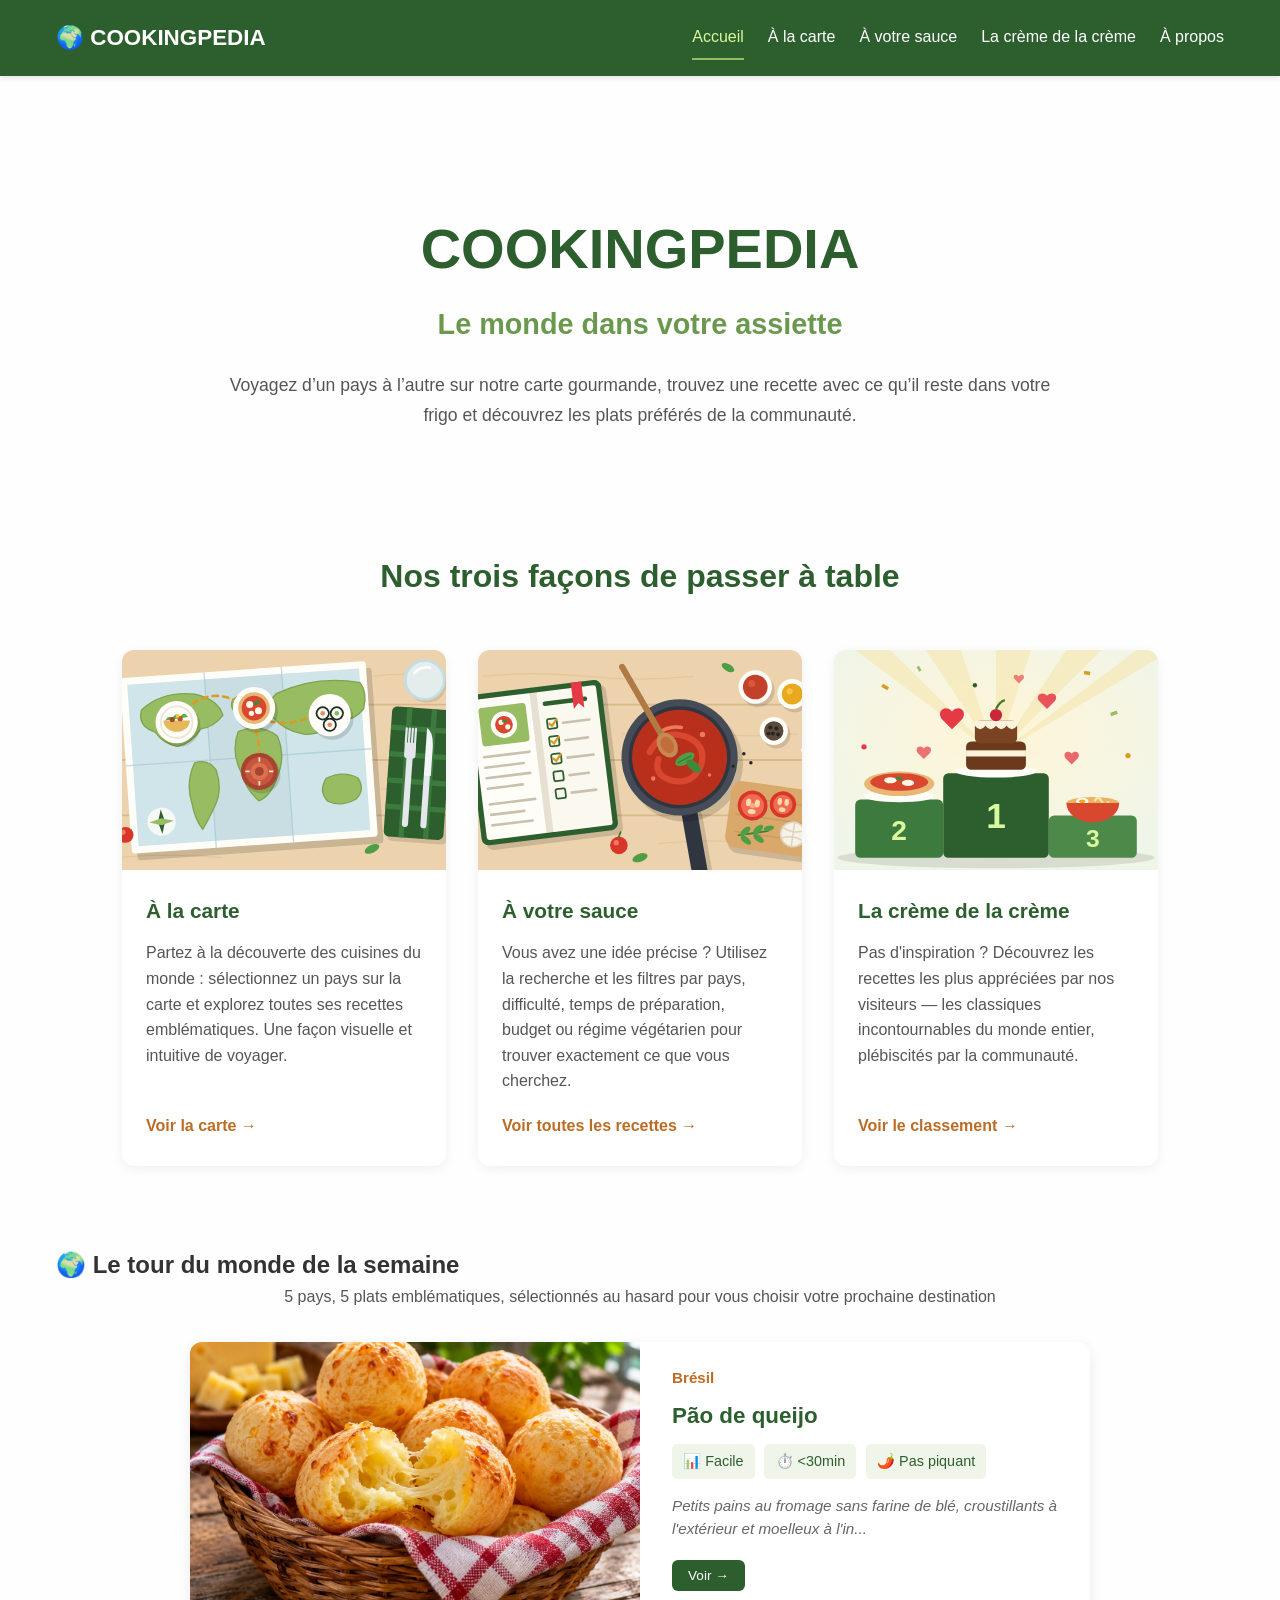
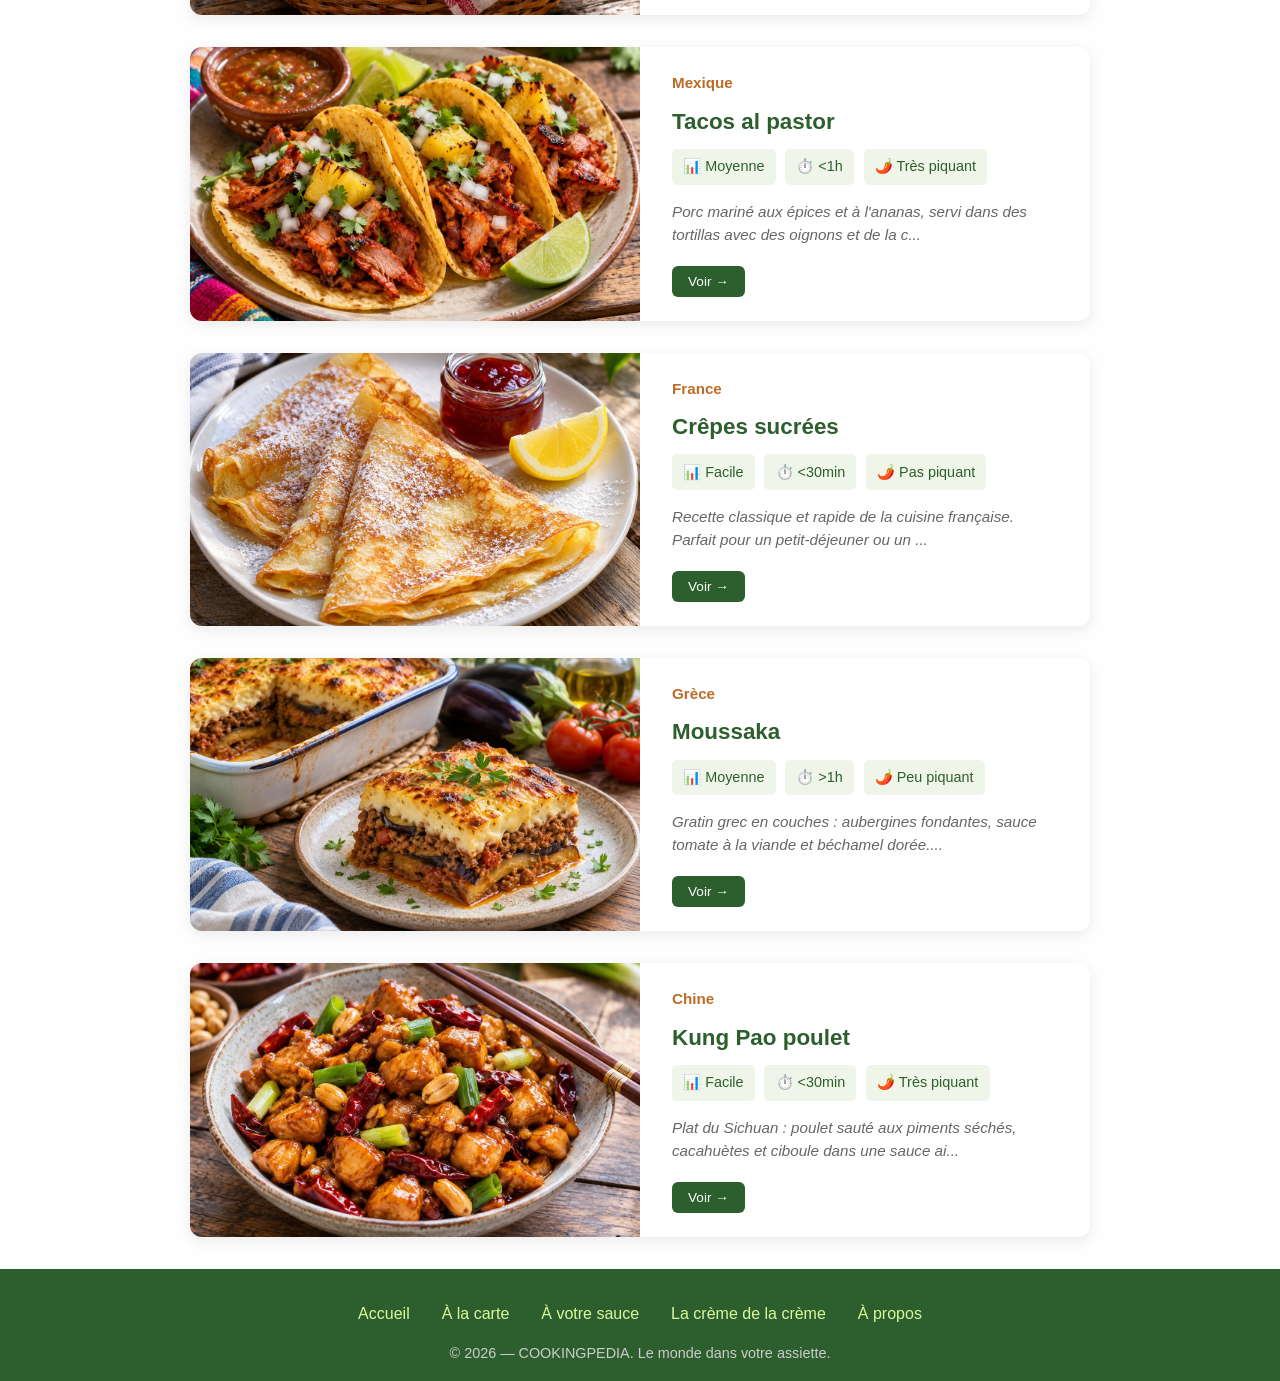
<file: html/index.html>
<!DOCTYPE html>
<html lang="fr">
<head>
    <meta charset="UTF-8">
    <meta name="viewport" content="width=device-width, initial-scale=1.0">
    <title>COOKINGPEDIA — Le monde dans votre assiette</title>
    <link rel="stylesheet" href="../css/styles.css">
</head>
<body>
    <header>
        <div class="header-contenu">
            <a href="index.html" class="logo">🌍 COOKINGPEDIA</a>
            <nav class="navigation-principale">
                <a href="index.html" class="actif">Accueil</a>
                <a href="carte.html">À la carte</a>
                <a href="liste.html">À votre sauce</a>
                <a href="stats.html">La crème de la crème</a>
                <a href="aPropos.html">À propos</a>
            </nav>
        </div>
    </header>

    <main>
        <section class="hero">
            <div class="hero-contenu">
                <h1>COOKINGPEDIA</h1>
                <p class="slogan">Le monde dans votre assiette</p>
                <p class="intro">
                Voyagez d’un pays à l’autre sur notre carte gourmande, trouvez une recette avec ce qu’il reste dans votre frigo et découvrez les plats préférés de la communauté.
                </p>
            </div>
        </section>

        <section class="presentation-pages">
            <h2>Nos trois façons de passer à table</h2>

            <div class="grille-facons">
                <article class="bloc-presentation">
                    <div class="icone-grand">
                        <img src="../img/carte-du-monde.svg" alt="Carte du monde illustrée avec un itinéraire gourmand">
                    </div>
                    <h3>À la carte</h3>
                    <p>Partez à la découverte des cuisines du monde : sélectionnez un pays sur la carte et explorez toutes ses recettes emblématiques. Une façon visuelle et intuitive de voyager.</p>
                    <a href="carte.html" class="lien-simple">Voir la carte →</a>
                </article>

                <article class="bloc-presentation">
                    <div class="icone-grand">
                        <img src="../img/a-votre-sauce.svg" alt="Carnet de recettes ouvert avec une casserole de sauce et des ingrédients">
                    </div>
                    <h3>À votre sauce</h3>
                    <p>Vous avez une idée précise ? Utilisez la recherche et les filtres par pays, difficulté, temps de préparation, budget ou régime végétarien pour trouver exactement ce que vous cherchez.</p>
                    <a href="liste.html" class="lien-simple">Voir toutes les recettes →</a>
                </article>

                <article class="bloc-presentation">
                    <div class="icone-grand">
                        <img src="../img/creme-de-la-creme.svg" alt="Podium des recettes favorites de la communauté">
                    </div>
                    <h3>La crème de la crème</h3>
                    <p>Pas d'inspiration ? Découvrez les recettes les plus appréciées par nos visiteurs — les classiques incontournables du monde entier, plébiscités par la communauté.</p>
                    <a href="stats.html" class="lien-simple">Voir le classement →</a>
                </article>
            </div>
        </section>

        <section class="recettes-aleatoires">
            <h2>🌍 Le tour du monde de la semaine</h2>
            <p class="sous-titre-section">5 pays, 5 plats emblématiques, sélectionnés au hasard pour vous choisir votre prochaine destination</p>
            
            <div id="conteneur-recettes-aleatoires" class="grille-recettes-accueil">
                <!-- Les recettes s'affichent ici -->
                <div class="chargement">Chargement des recettes...</div>
            </div>
        </section>
    </main>

    <footer>
        <nav class="navigation-footer">
            <a href="index.html">Accueil</a>
            <a href="carte.html">À la carte</a>
            <a href="liste.html">À votre sauce</a>
            <a href="stats.html">La crème de la crème</a>
            <a href="aPropos.html">À propos</a>
        </nav>
        <p>&copy; 2026 — COOKINGPEDIA. Le monde dans votre assiette.</p>
    </footer>

    <div id="modale-fond" class="modale-fond">
        <div class="modale-contenu">
            <button id="modale-fermer" class="modale-fermer">&times;</button>
            <div class="modale-image" id="modale-image"></div>
            <div id="modale-corps"></div>
        </div>
    </div>
    <script src="../js/index.js"></script>
</body>
</html>
</file>
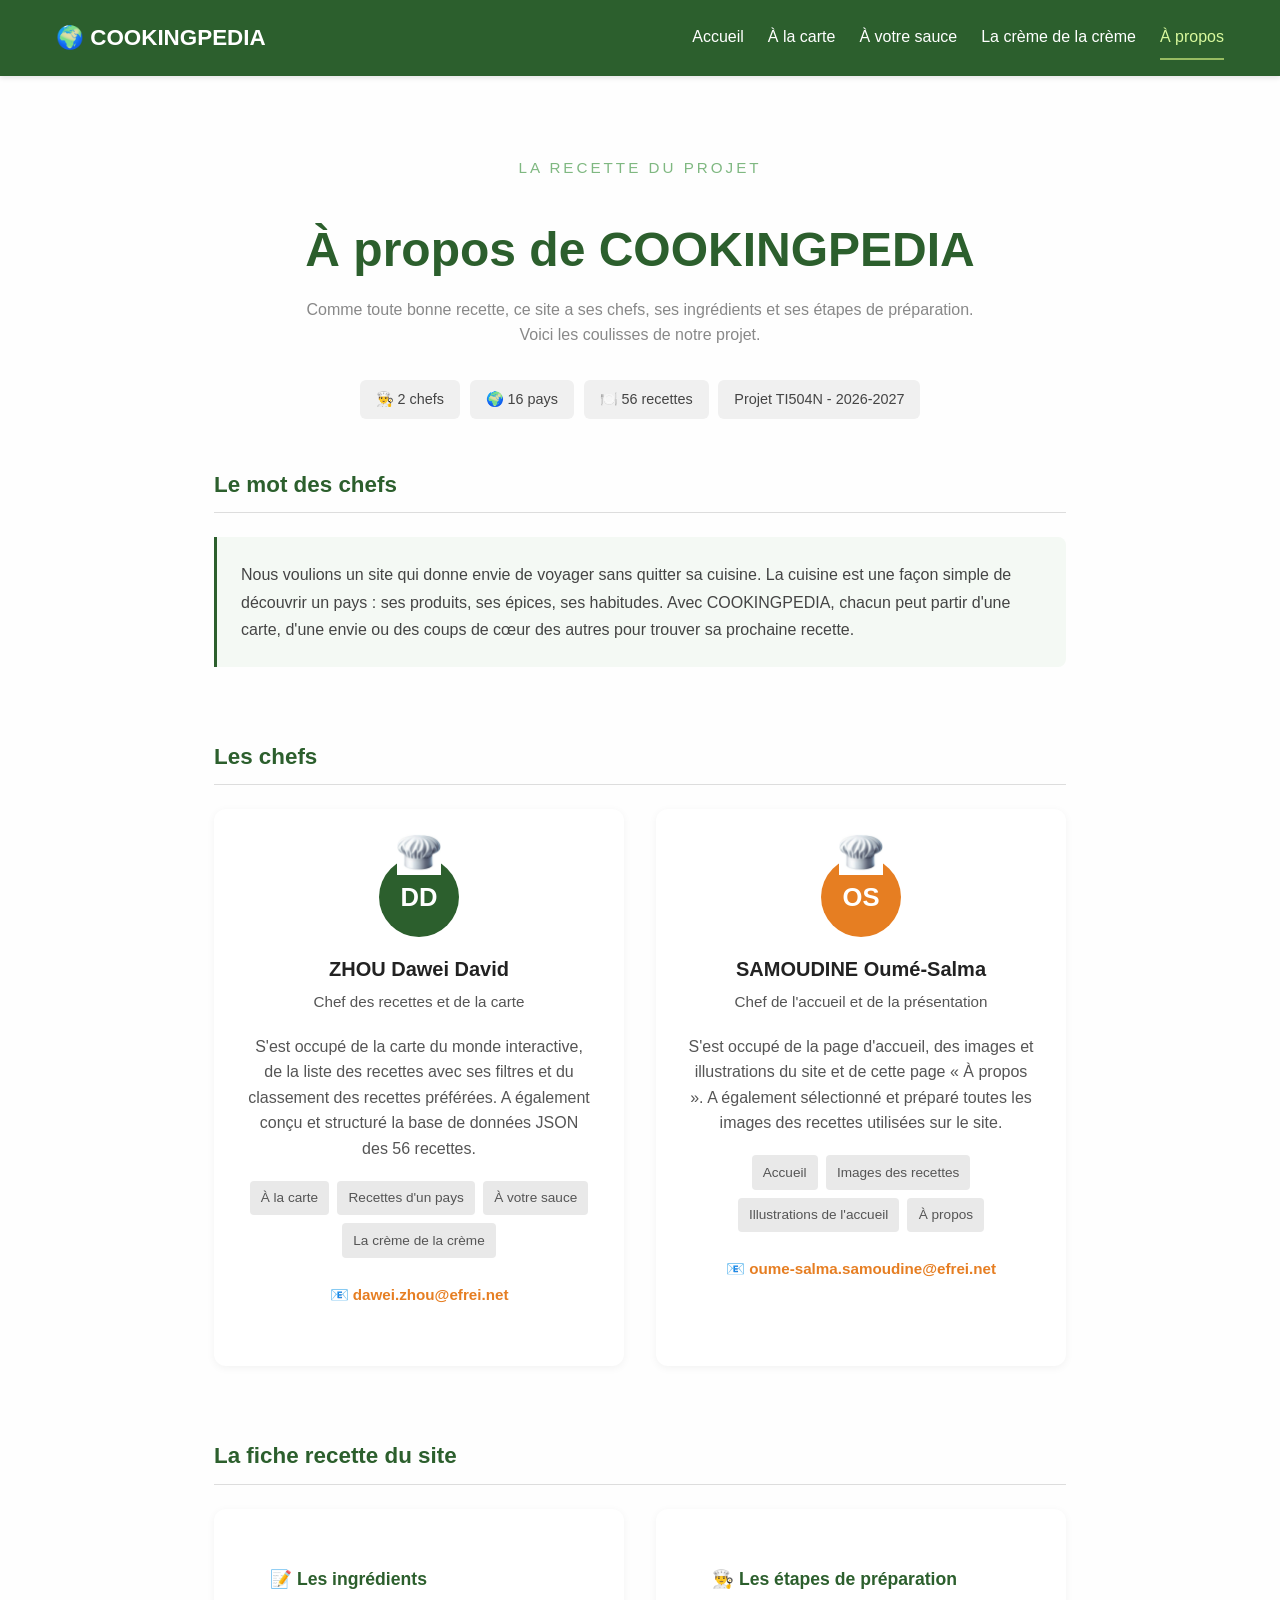
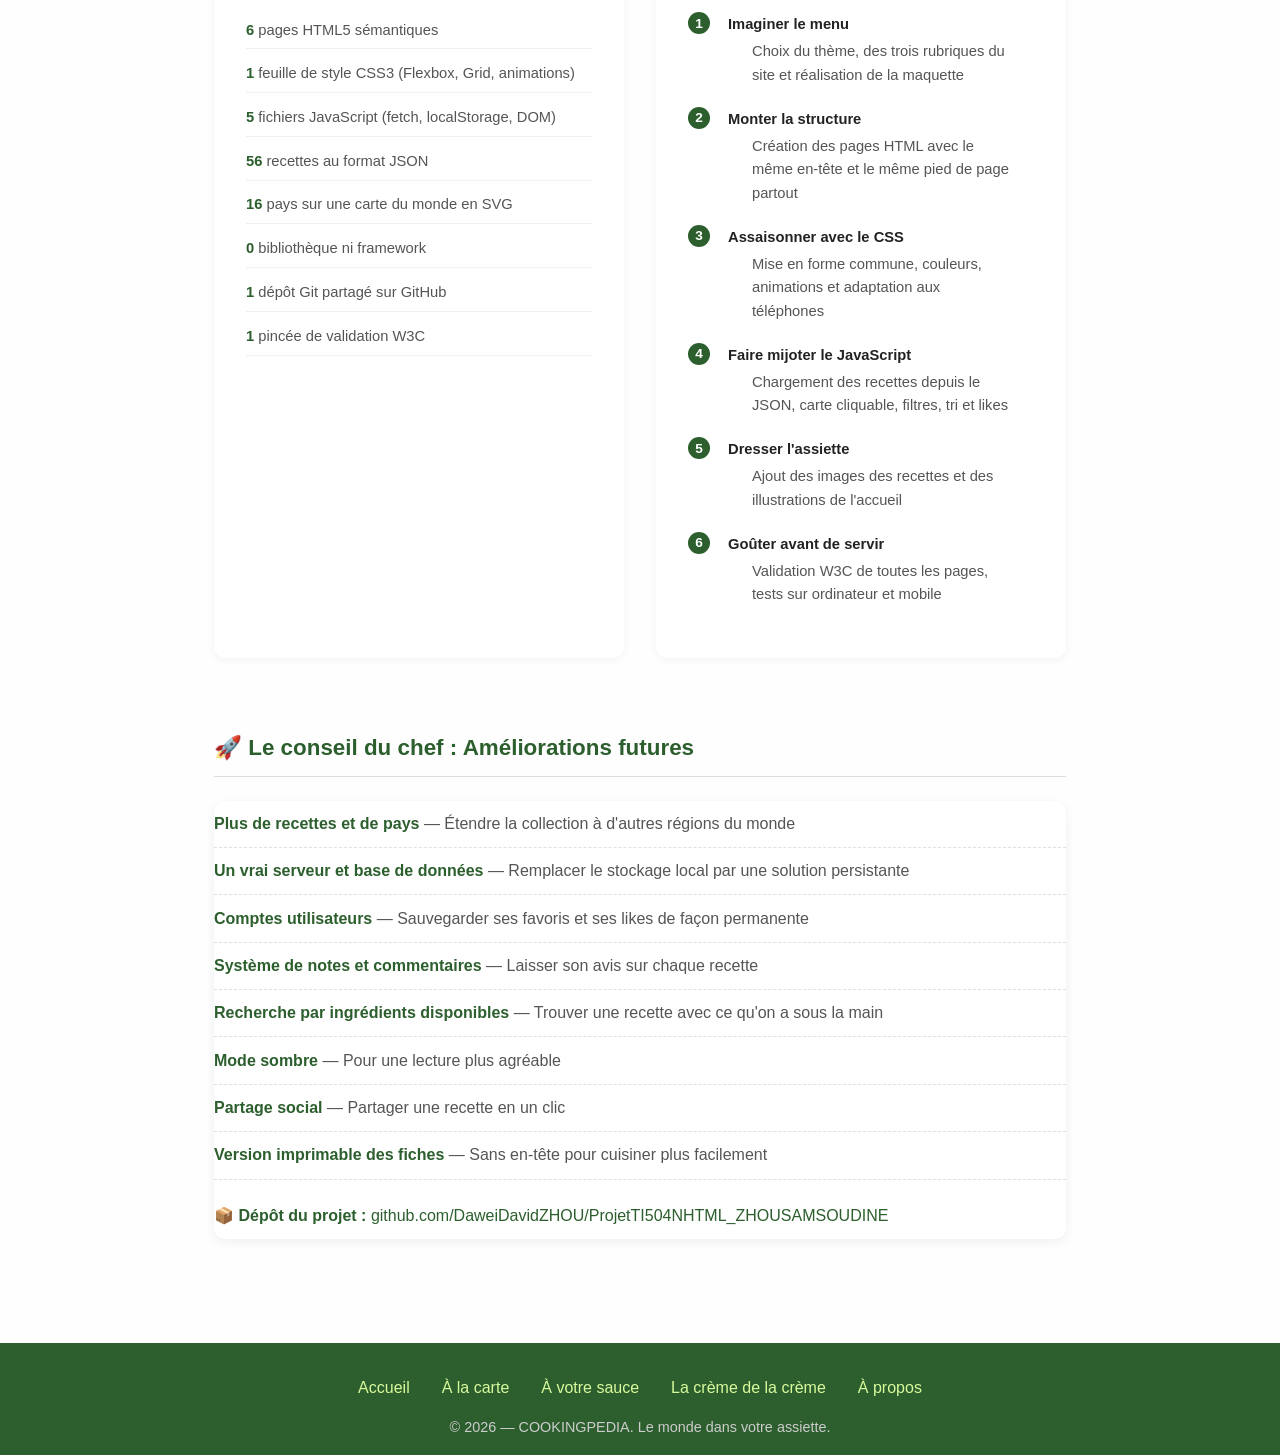
<file: html/aPropos.html>
<!DOCTYPE html>
<html lang="fr">
<head>
    <meta charset="UTF-8">
    <meta name="viewport" content="width=device-width, initial-scale=1.0">
    <title>À propos — COOKINGPEDIA</title>
    <link rel="stylesheet" href="../css/styles.css">
</head>
<body>
    <header>
        <div class="header-contenu">
            <a href="index.html" class="logo">🌍 COOKINGPEDIA</a>
            <nav class="navigation-principale">
                <a href="index.html">Accueil</a>
                <a href="carte.html">À la carte</a>
                <a href="liste.html">À votre sauce</a>
                <a href="stats.html">La crème de la crème</a>
                <a href="aPropos.html" class="actif">À propos</a>
            </nav>
        </div>
    </header>

    <main>
        <section class="hero-a-propos">
            <p class="sous-titre-hero">LA RECETTE DU PROJET</p>
            <h1>À propos de COOKINGPEDIA</h1>
            <p class="intro-hero">
                Comme toute bonne recette, ce site a ses chefs, ses ingrédients et ses étapes de préparation.
                Voici les coulisses de notre projet.
            </p>
            <div class="meta-hero">
                <span class="etiquette-meta">👨‍🍳 2 chefs</span>
                <span class="etiquette-meta">🌍 16 pays</span>
                <span class="etiquette-meta">🍽️ 56 recettes</span>
                <span class="etiquette-meta">Projet TI504N - 2026-2027</span>
            </div>
        </section>

        <section class="section-a-propos">
            <h2>Le mot des chefs</h2>
            <div class="mot-des-chefs">
                <blockquote>
                    Nous voulions un site qui donne envie de voyager sans quitter sa cuisine. La cuisine est une façon simple de découvrir un pays : ses produits, ses épices, ses habitudes. Avec COOKINGPEDIA, chacun peut partir d'une carte, d'une envie ou des coups de cœur des autres pour trouver sa prochaine recette.
                </blockquote>
            </div>
        </section>

        <section class="section-a-propos">
            <h2>Les chefs</h2>
            <div class="liste-presentations">
                <article class="bloc-chef">
                    <div class="chef-avatar">
                        <img src="../img/toque.png" alt="Toque" class="chef-toque">
                        <span class="chef-initiales">DD</span>
                    </div>
                    <h3>ZHOU Dawei David</h3>
                    <p class="role-chef">Chef des recettes et de la carte</p>
                    <p>S'est occupé de la carte du monde interactive, de la liste des recettes avec ses filtres et du classement des recettes préférées. A également conçu et structuré la base de données JSON des 56 recettes.</p>
                    <div class="pages-realisees">
                        <span class="etiquette-page">À la carte</span>
                        <span class="etiquette-page">Recettes d'un pays</span>
                        <span class="etiquette-page">À votre sauce</span>
                        <span class="etiquette-page">La crème de la crème</span>
                    </div>
                    <a href="mailto:dawei.zhou@efrei.net" class="lien-simple">📧 dawei.zhou@efrei.net</a>
                </article>

                <article class="bloc-chef">
                    <div class="chef-avatar">
                        <img src="../img/toque.png" alt="Toque" class="chef-toque">
                        <span class="chef-initiales chef-initiales--2">OS</span>
                    </div>
                    <h3>SAMOUDINE Oumé-Salma</h3>
                    <p class="role-chef">Chef de l'accueil et de la présentation</p>
                    <p>S'est occupé de la page d'accueil, des images et illustrations du site et de cette page « À propos ». A également sélectionné et préparé toutes les images des recettes utilisées sur le site.</p>
                    <div class="pages-realisees">
                        <span class="etiquette-page">Accueil</span>
                        <span class="etiquette-page">Images des recettes</span>
                        <span class="etiquette-page">Illustrations de l'accueil</span>
                        <span class="etiquette-page">À propos</span>
                    </div>
                    <a href="mailto:oume-salma.samoudine@efrei.net" class="lien-simple">📧 oume-salma.samoudine@efrei.net</a>
                </article>
            </div>
        </section>

        <section class="section-a-propos">
            <h2>La fiche recette du site</h2>
            <div class="fiche-recette-du-site">
                <div class="bloc-presentation">
                    <h3>📝 Les ingrédients</h3>
                    <ul class="recette-ingredients">
                        <li><strong>6</strong> pages HTML5 sémantiques</li>
                        <li><strong>1</strong> feuille de style CSS3 (Flexbox, Grid, animations)</li>
                        <li><strong>5</strong> fichiers JavaScript (fetch, localStorage, DOM)</li>
                        <li><strong>56</strong> recettes au format JSON</li>
                        <li><strong>16</strong> pays sur une carte du monde en SVG</li>
                        <li><strong>0</strong> bibliothèque ni framework</li>
                        <li><strong>1</strong> dépôt Git partagé sur GitHub</li>
                        <li><strong>1</strong> pincée de validation W3C</li>
                    </ul>
                </div>

                <div class="bloc-presentation">
                    <h3>👨‍🍳 Les étapes de préparation</h3>
                    <ol class="recette-etapes">
                        <li>
                            <strong>Imaginer le menu</strong>
                            <p>Choix du thème, des trois rubriques du site et réalisation de la maquette</p>
                        </li>
                        <li>
                            <strong>Monter la structure</strong>
                            <p>Création des pages HTML avec le même en-tête et le même pied de page partout</p>
                        </li>
                        <li>
                            <strong>Assaisonner avec le CSS</strong>
                            <p>Mise en forme commune, couleurs, animations et adaptation aux téléphones</p>
                        </li>
                        <li>
                            <strong>Faire mijoter le JavaScript</strong>
                            <p>Chargement des recettes depuis le JSON, carte cliquable, filtres, tri et likes</p>
                        </li>
                        <li>
                            <strong>Dresser l'assiette</strong>
                            <p>Ajout des images des recettes et des illustrations de l'accueil</p>
                        </li>
                        <li>
                            <strong>Goûter avant de servir</strong>
                            <p>Validation W3C de toutes les pages, tests sur ordinateur et mobile</p>
                        </li>
                    </ol>
                </div>
            </div>
        </section>

        <section class="section-a-propos">
            <h2>🚀 Le conseil du chef : Améliorations futures</h2>
            <div class="bloc-presentation">
                <ul class="liste-ameliorations">
                    <li><strong>Plus de recettes et de pays</strong> — Étendre la collection à d'autres régions du monde</li>
                    <li><strong>Un vrai serveur et base de données</strong> — Remplacer le stockage local par une solution persistante</li>
                    <li><strong>Comptes utilisateurs</strong> — Sauvegarder ses favoris et ses likes de façon permanente</li>
                    <li><strong>Système de notes et commentaires</strong> — Laisser son avis sur chaque recette</li>
                    <li><strong>Recherche par ingrédients disponibles</strong> — Trouver une recette avec ce qu'on a sous la main</li>
                    <li><strong>Mode sombre</strong> — Pour une lecture plus agréable</li>
                    <li><strong>Partage social</strong> — Partager une recette en un clic</li>
                    <li><strong>Version imprimable des fiches</strong> — Sans en-tête pour cuisiner plus facilement</li>
                    <li class="lien-github"><strong>📦 Dépôt du projet :</strong> <a href="https://github.com/DaweiDavidZHOU/ProjetTI504NHTML_ZHOUSAMSOUDINE" target="_blank">github.com/DaweiDavidZHOU/ProjetTI504NHTML_ZHOUSAMSOUDINE</a></li>
                </ul>
            </div>
        </section>
    </main>

    <footer>
        <nav class="navigation-footer">
            <a href="index.html">Accueil</a>
            <a href="carte.html">À la carte</a>
            <a href="liste.html">À votre sauce</a>
            <a href="stats.html">La crème de la crème</a>
            <a href="aPropos.html" class="actif">À propos</a>
        </nav>
        <p>&copy; 2026 — COOKINGPEDIA. Le monde dans votre assiette.</p>
    </footer>
</body>
</html>
</file>
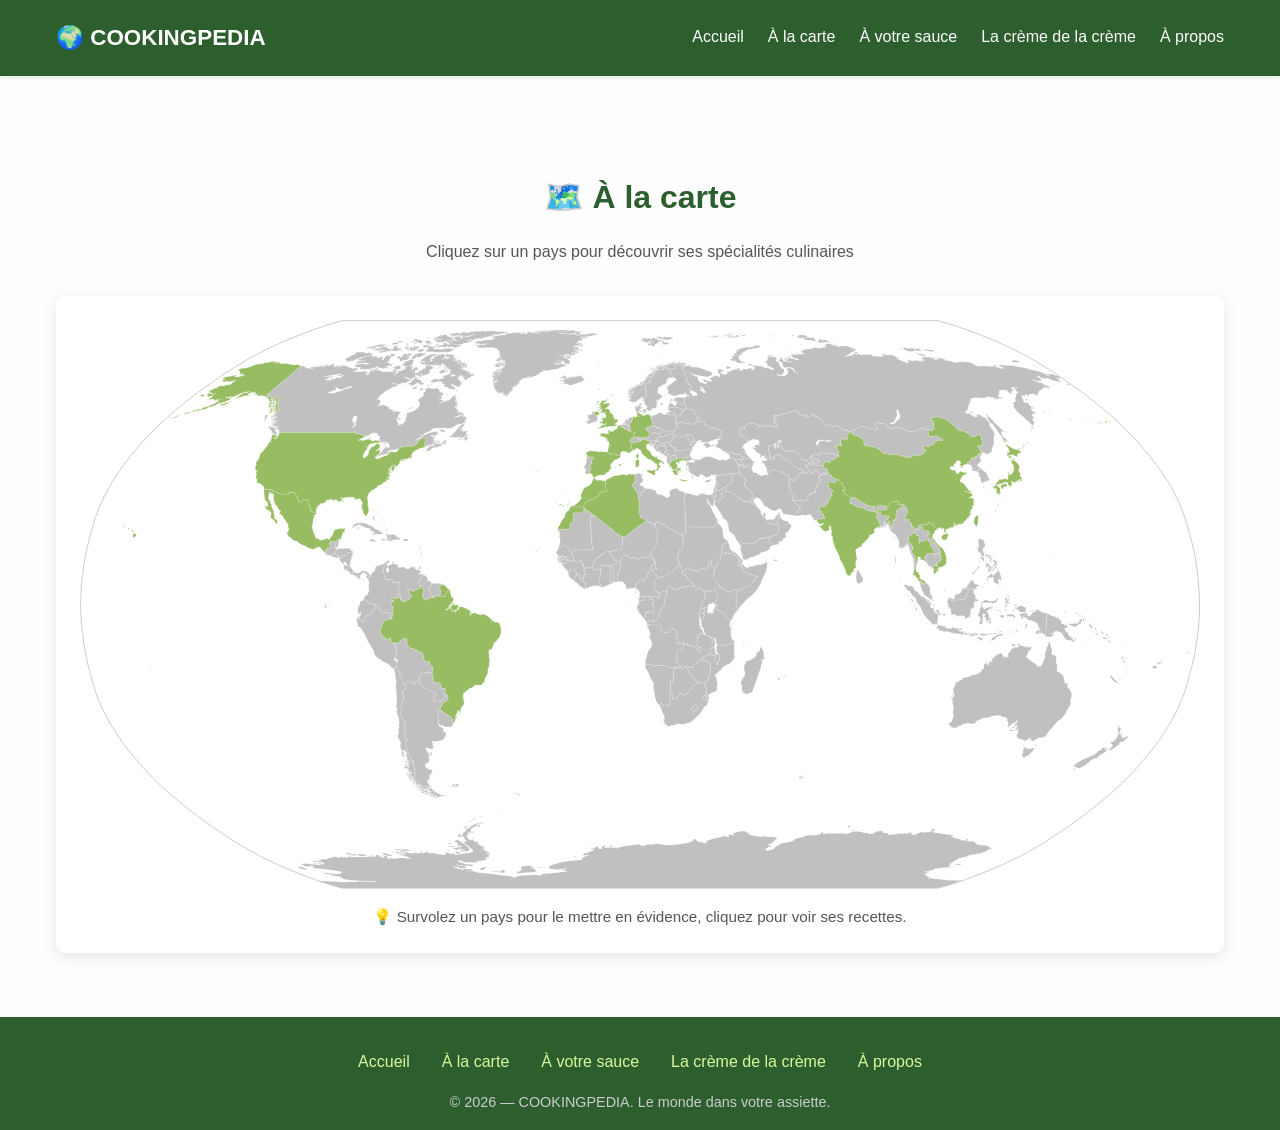
<file: html/carte.html>
<!DOCTYPE html>
<html lang="fr">
<head>
    <meta charset="UTF-8">
    <meta name="viewport" content="width=device-width, initial-scale=1.0">
    <title>Carte du Monde - Recettes du Monde</title>
    <link rel="stylesheet" href="../css/styles.css">
</head>
<body>
    <header>
        <div class="header-contenu">
            <a href="index.html" class="logo">🌍 COOKINGPEDIA</a>
            <nav class="navigation-principale">
                <a href="index.html">Accueil</a>
                <a href="carte.html" class="lien-actif">À la carte</a>
                <a href="liste.html">À votre sauce</a>
                <a href="stats.html">La crème de la crème</a>
                <a href="aPropos.html">À propos</a>
            </nav>
        </div>
    </header>

    <main>
        <section class="carte-section">
            <h1>🗺️ À la carte</h1>
            <p class="sous-titre">Cliquez sur un pays pour découvrir ses spécialités culinaires</p>

            <div class="carte-wrapper">
                <div id="carte-conteneur">
                    <object data="../img/carte-monde.svg" type="image/svg+xml" id="carte-svg"></object>
                </div>

                <div id="info-pays" class="info-pays">
                    <h3 id="nom-pays">Pays sélectionné</h3>
                    <p id="compte-recettes">Cliquez pour voir les recettes de ce pays.</p>
                    <a id="lien-vers-pays" href="#" class="bouton">Voir les recettes →</a>
                </div>

                <p class="pays-tip">💡 Survolez un pays pour le mettre en évidence, cliquez pour voir ses recettes.</p>
            </div>
        </section>
    </main> 

    <footer>
        <nav class="navigation-footer">
            <a href="index.html">Accueil</a>
            <a href="carte.html">À la carte</a>
            <a href="liste.html">À votre sauce</a>
            <a href="stats.html">La crème de la crème</a>
            <a href="aPropos.html">À propos</a>
        </nav>
        <p>&copy; 2026 — COOKINGPEDIA. Le monde dans votre assiette.</p>
    </footer>

    <script src="../js/carte.js"></script>
</body>
</html>
</file>
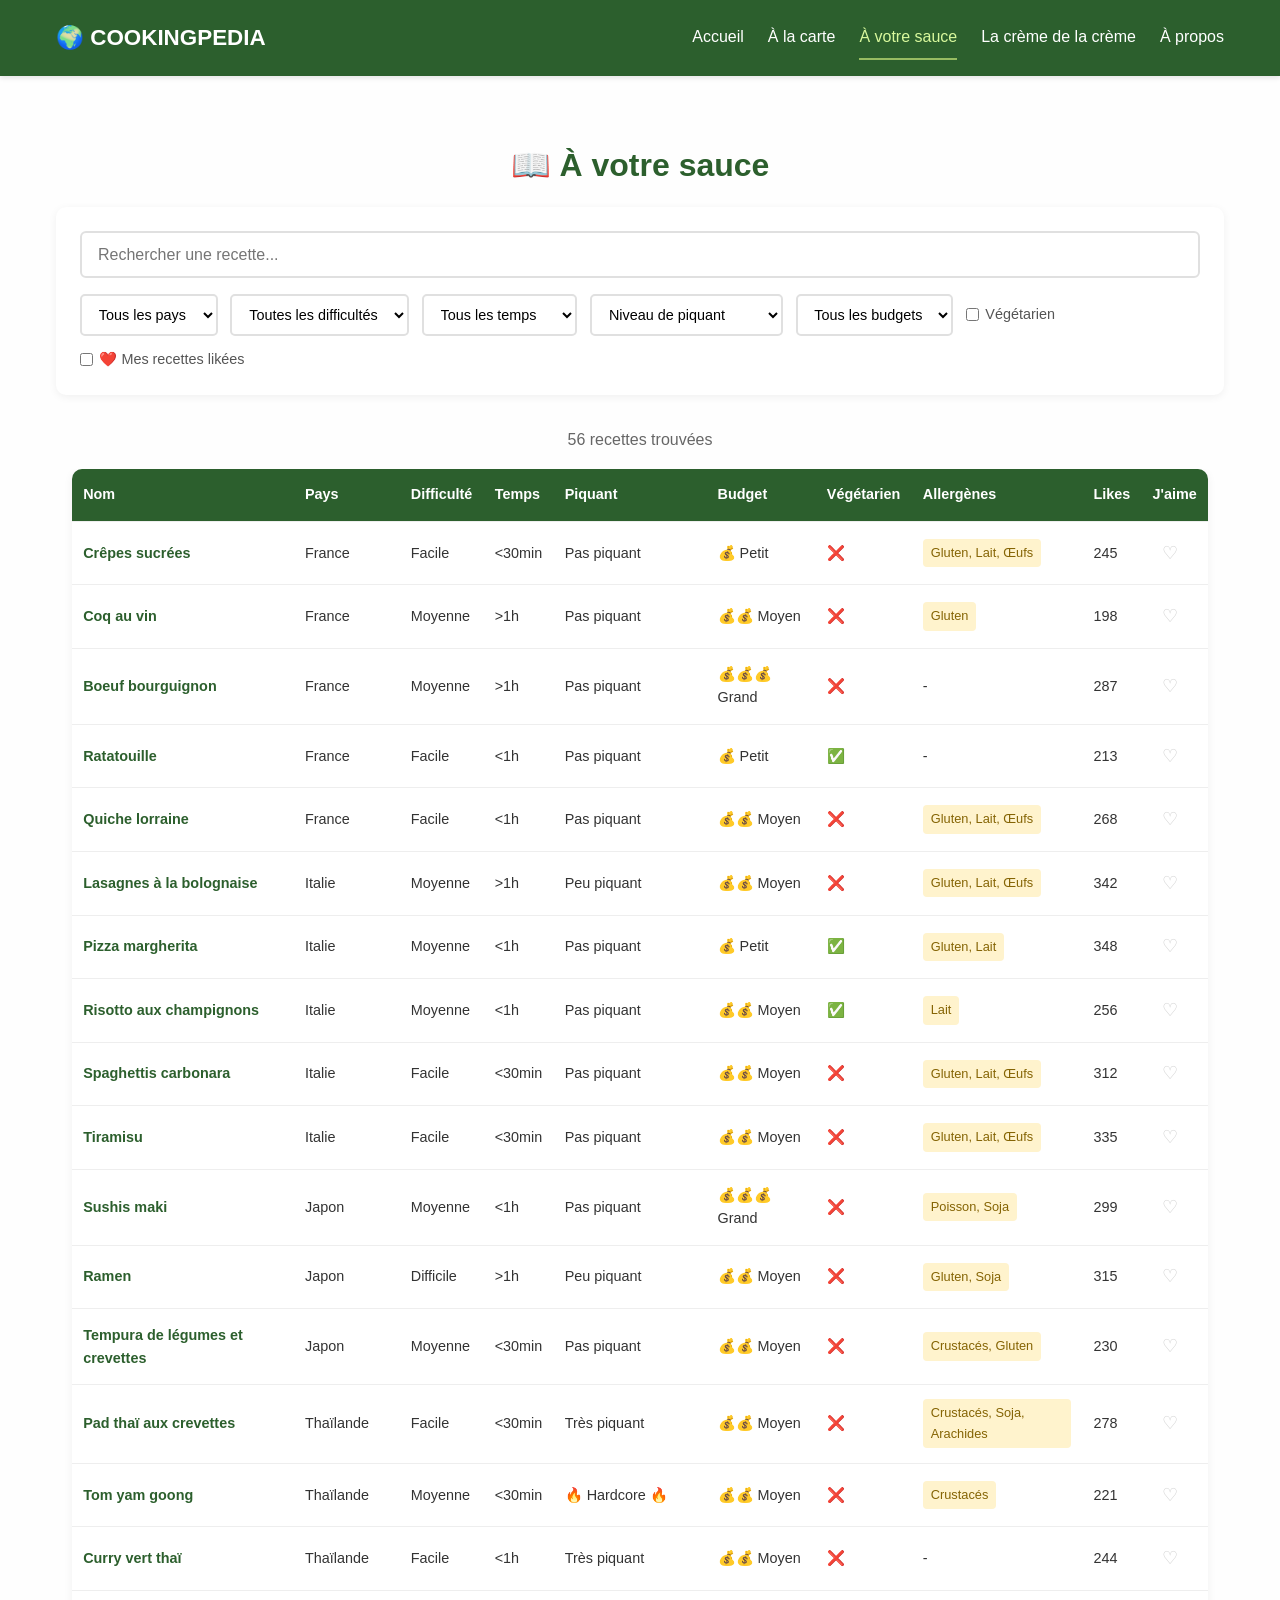
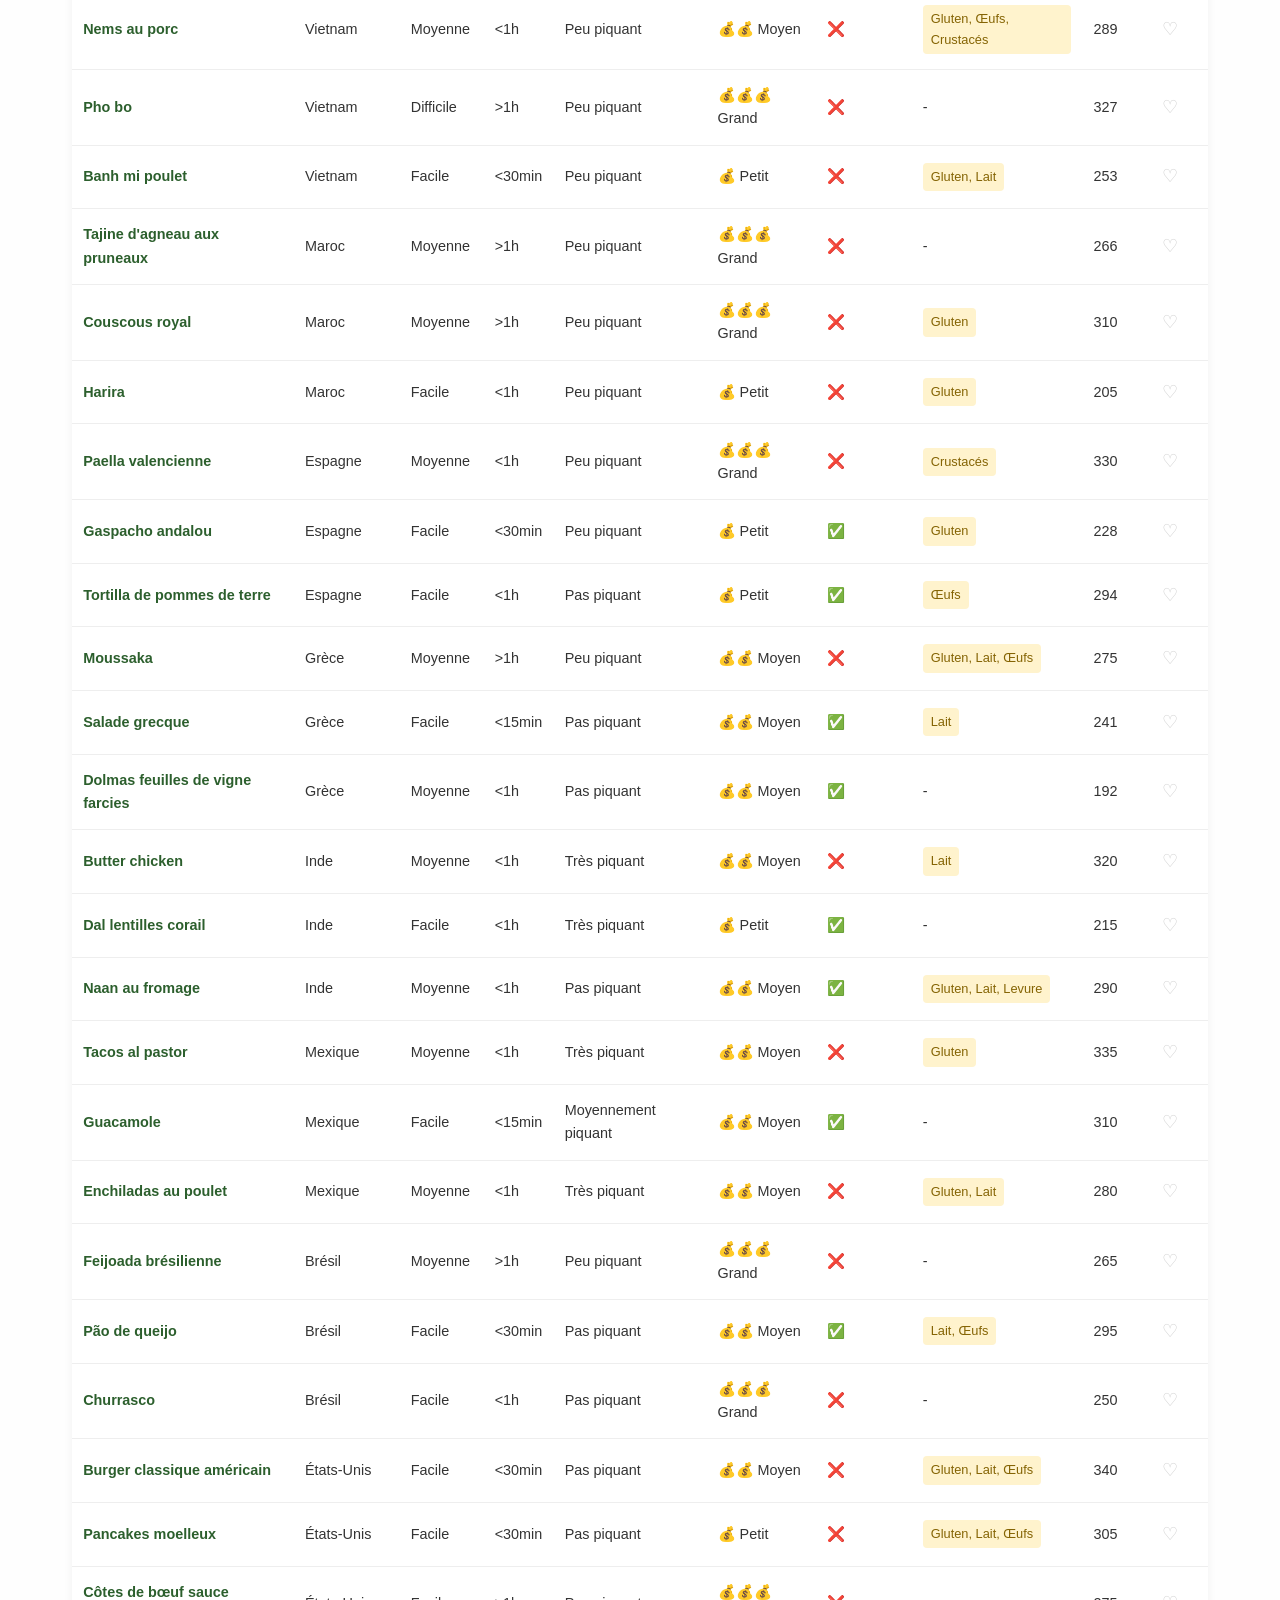
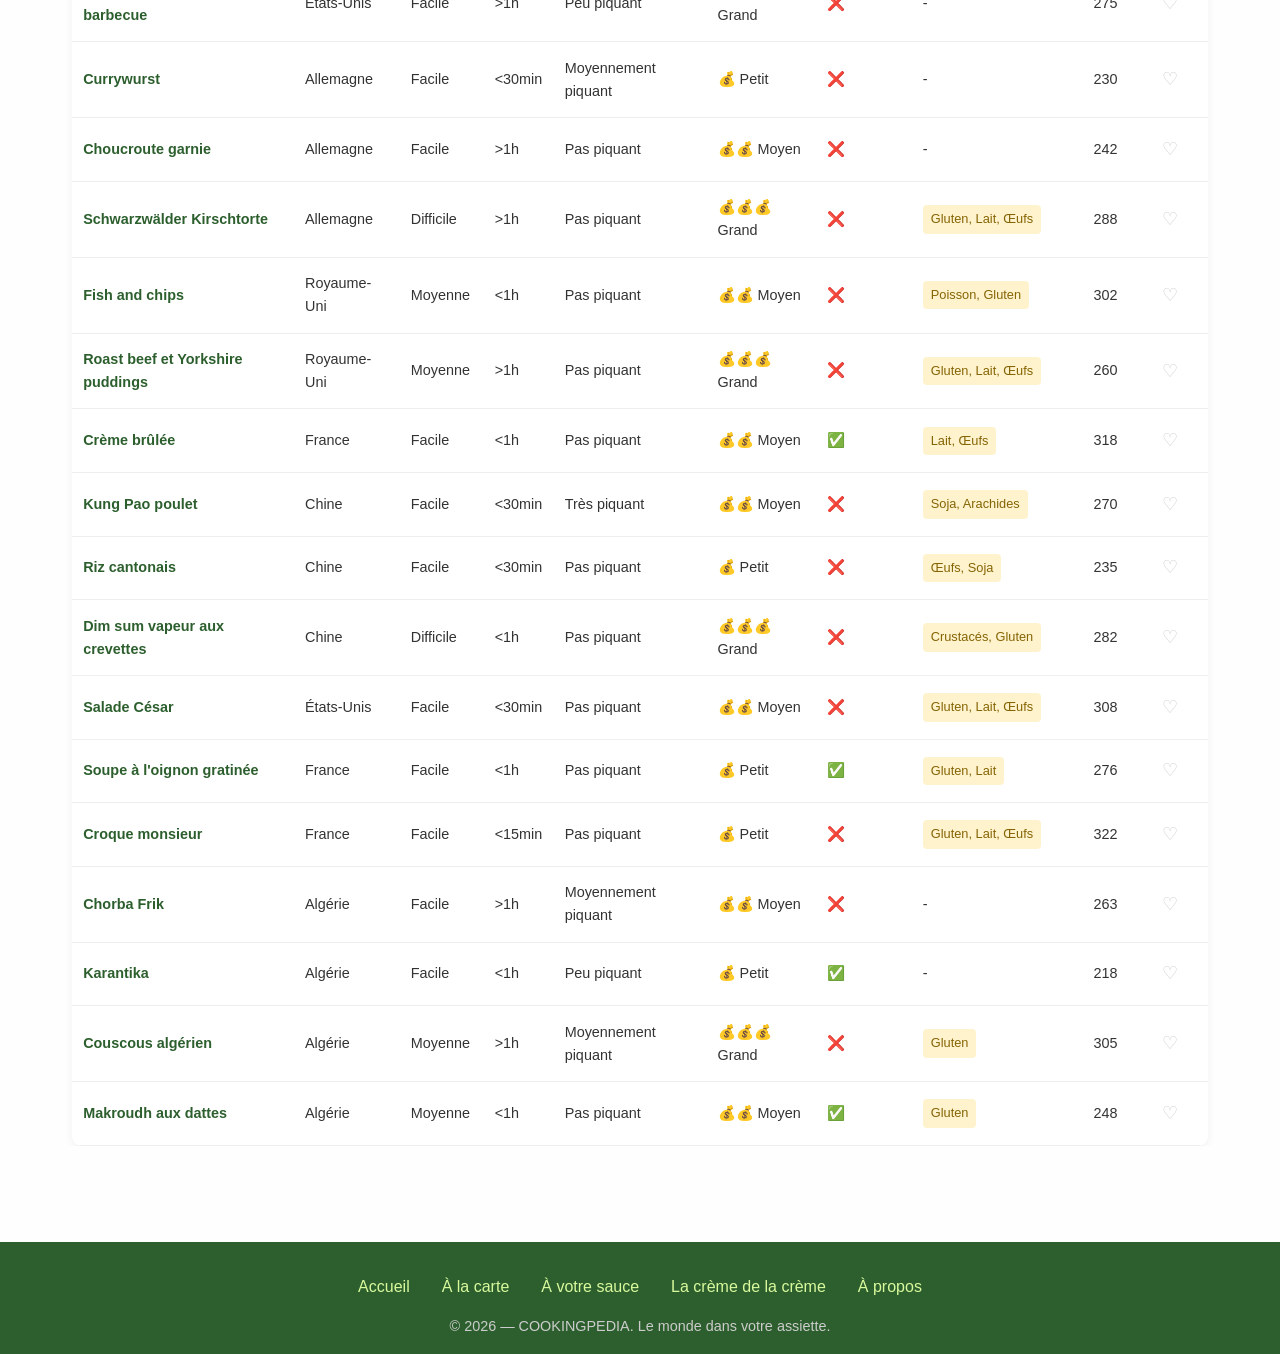
<file: html/liste.html>
<!DOCTYPE html>
<html lang="fr">
<head>
    <meta charset="UTF-8">
    <meta name="viewport" content="width=device-width, initial-scale=1.0">
    <title>Toutes les recettes - Recettes du Monde</title>
    <link rel="stylesheet" href="../css/styles.css">
</head>
<body>
    <header>
        <div class="header-contenu">
            <a href="index.html" class="logo">🌍 COOKINGPEDIA</a>
            <nav class="navigation-principale">
                <a href="index.html">Accueil</a>
                <a href="carte.html">À la carte</a>
                <a href="liste.html" class="actif">À votre sauce</a>
                <a href="stats.html">La crème de la crème</a>
                <a href="aPropos.html">À propos</a>
            </nav>
        </div>
    </header>

    <main>
        <h1 class="page-titre">📖 À votre sauce</h1>

        <div class="section-filtres">
            <input type="text" id="recherche" placeholder="Rechercher une recette..." class="champ-recherche">
            
            <div class="groupe-filtres">
                <select id="filtre-pays" class="select-filtre">
                    <option value="">Tous les pays</option>
                </select>

                <select id="filtre-difficulte" class="select-filtre">
                    <option value="">Toutes les difficultés</option>
                    <option value="Facile">Facile</option>
                    <option value="Moyenne">Moyenne</option>
                    <option value="Difficile">Difficile</option>
                </select>

                <select id="filtre-temps" class="select-filtre">
                    <option value="">Tous les temps</option>
                    <option value="<30min">Moins de 30 min</option>
                    <option value="<1h">Moins de 1h</option>
                    <option value=">1h">Plus de 1h</option>
                </select>

                <select id="filtre-piquant" class="select-filtre">
                    <option value="">Niveau de piquant</option>
                    <option value="1">Pas piquant</option>
                    <option value="2">Peu piquant</option>
                    <option value="3">Moyennement piquant</option>
                    <option value="4">Très piquant</option>
                    <option value="5">🔥 Hardcore 🔥</option>
                </select>

                <select id="filtre-budget" class="select-filtre">
                    <option value="">Tous les budgets</option>
                    <option value="1">Petit budget</option>
                    <option value="2">Budget moyen</option>
                    <option value="3">Grand budget</option>
                </select>

                <label class="checkbox-filtre">
                    <input type="checkbox" id="filtre-vege"> Végétarien
                </label>

                <label class="checkbox-filtre">
                    <input type="checkbox" id="filtre-likees"> ❤️ Mes recettes likées
                </label>
            </div>
        </div>

        <p class="compte-resultats" id="compte-resultats"></p>

        <div class="conteneur-tableau">
            <table id="tableau-recettes">
                <thead>
                    <tr>
                        <th data-tri="rec_nom">Nom</th>
                        <th data-tri="rec_pays">Pays</th>
                        <th data-tri="rec_difficulte">Difficulté</th>
                        <th data-tri="rec_temps">Temps</th>
                        <th data-tri="rec_hotness">Piquant</th>
                        <th data-tri="rec_budget">Budget</th>
                        <th data-tri="rec_vege">Végétarien</th>
                        <th>Allergènes</th>
                        <th data-tri="rec_likes">Likes</th>
                        <th>J'aime</th>
                    </tr>
                </thead>

                <tbody id="corps-tableau">
                    <!-- Les recettes s'affichent ici -->
                </tbody>
            </table>
        </div>
    </main>

    <footer>
        <nav class="navigation-footer">
            <a href="index.html">Accueil</a>
            <a href="carte.html">À la carte</a>
            <a href="liste.html">À votre sauce</a>
            <a href="stats.html">La crème de la crème</a>
            <a href="aPropos.html">À propos</a>
        </nav>
        <p>&copy; 2026 — COOKINGPEDIA. Le monde dans votre assiette.</p>
    </footer>

    <div id="modale-fond" class="modale-fond">
        <div class="modale-contenu">
            <button class="modale-fermer" id="modale-fermer">&times;</button>
            <div id="modale-corps"></div>
        </div>
    </div>

    <script src="../js/liste.js"></script>
</body>
</html>
</file>
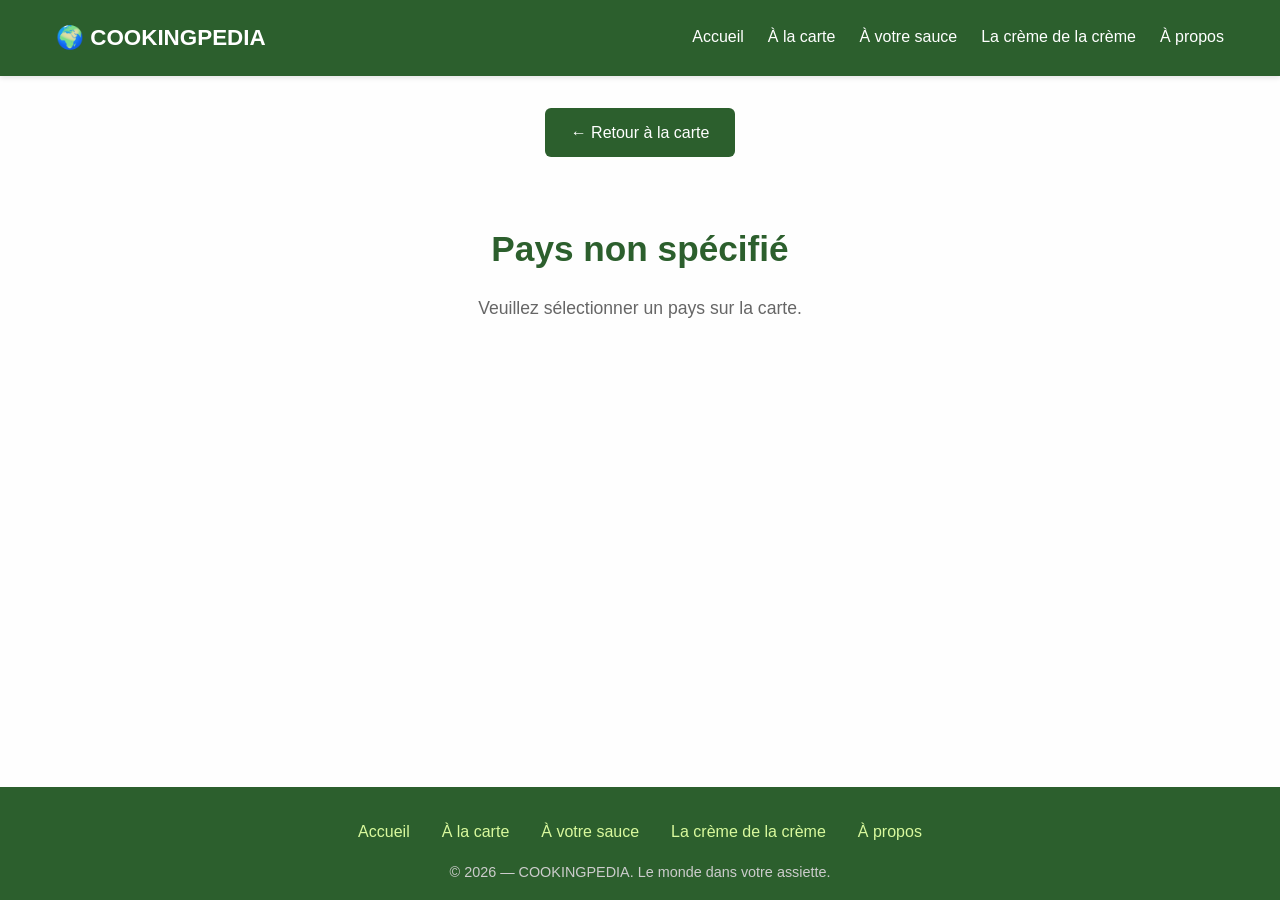
<file: html/pays.html>
<!DOCTYPE html>
<html lang="fr">
<head>
    <meta charset="UTF-8">
    <meta name="viewport" content="width=device-width, initial-scale=1.0">
    <title>Recettes par pays - Recettes du Monde</title>
    <link rel="stylesheet" href="../css/styles.css">
</head>
<body>
    <header>
        <div class="header-contenu">
            <a href="index.html" class="logo">🌍 COOKINGPEDIA</a>
            <nav class="navigation-principale">
                <a href="index.html">Accueil</a>
                <a href="carte.html">À la carte</a>
                <a href="liste.html">À votre sauce</a>
                <a href="stats.html">La crème de la crème</a>
                <a href="aPropos.html">À propos</a>
            </nav>
        </div>
    </header>

    <main>
        <div class="centre">
            <a href="carte.html" class="bouton-retour">← Retour à la carte</a>
        </div>

        <div class="pays-titre">
            <h1 id="nom-pays-titre">Chargement...</h1>
        </div>
        <p class="compte-recettes" id="compte-recettes-pays"></p>

        <div id="conteneur-recettes" class="grille-recettes">
            <!-- Les recettes s'affichent ici -->
        </div>
    </main>

    <footer>
        <nav class="navigation-footer">
            <a href="index.html">Accueil</a>
            <a href="carte.html">À la carte</a>
            <a href="liste.html">À votre sauce</a>
            <a href="stats.html">La crème de la crème</a>
            <a href="aPropos.html">À propos</a>
        </nav>
        <p>&copy; 2026 — COOKINGPEDIA. Le monde dans votre assiette.</p>
    </footer>

    <script src="../js/pays.js"></script>
</body>
</html>
</file>
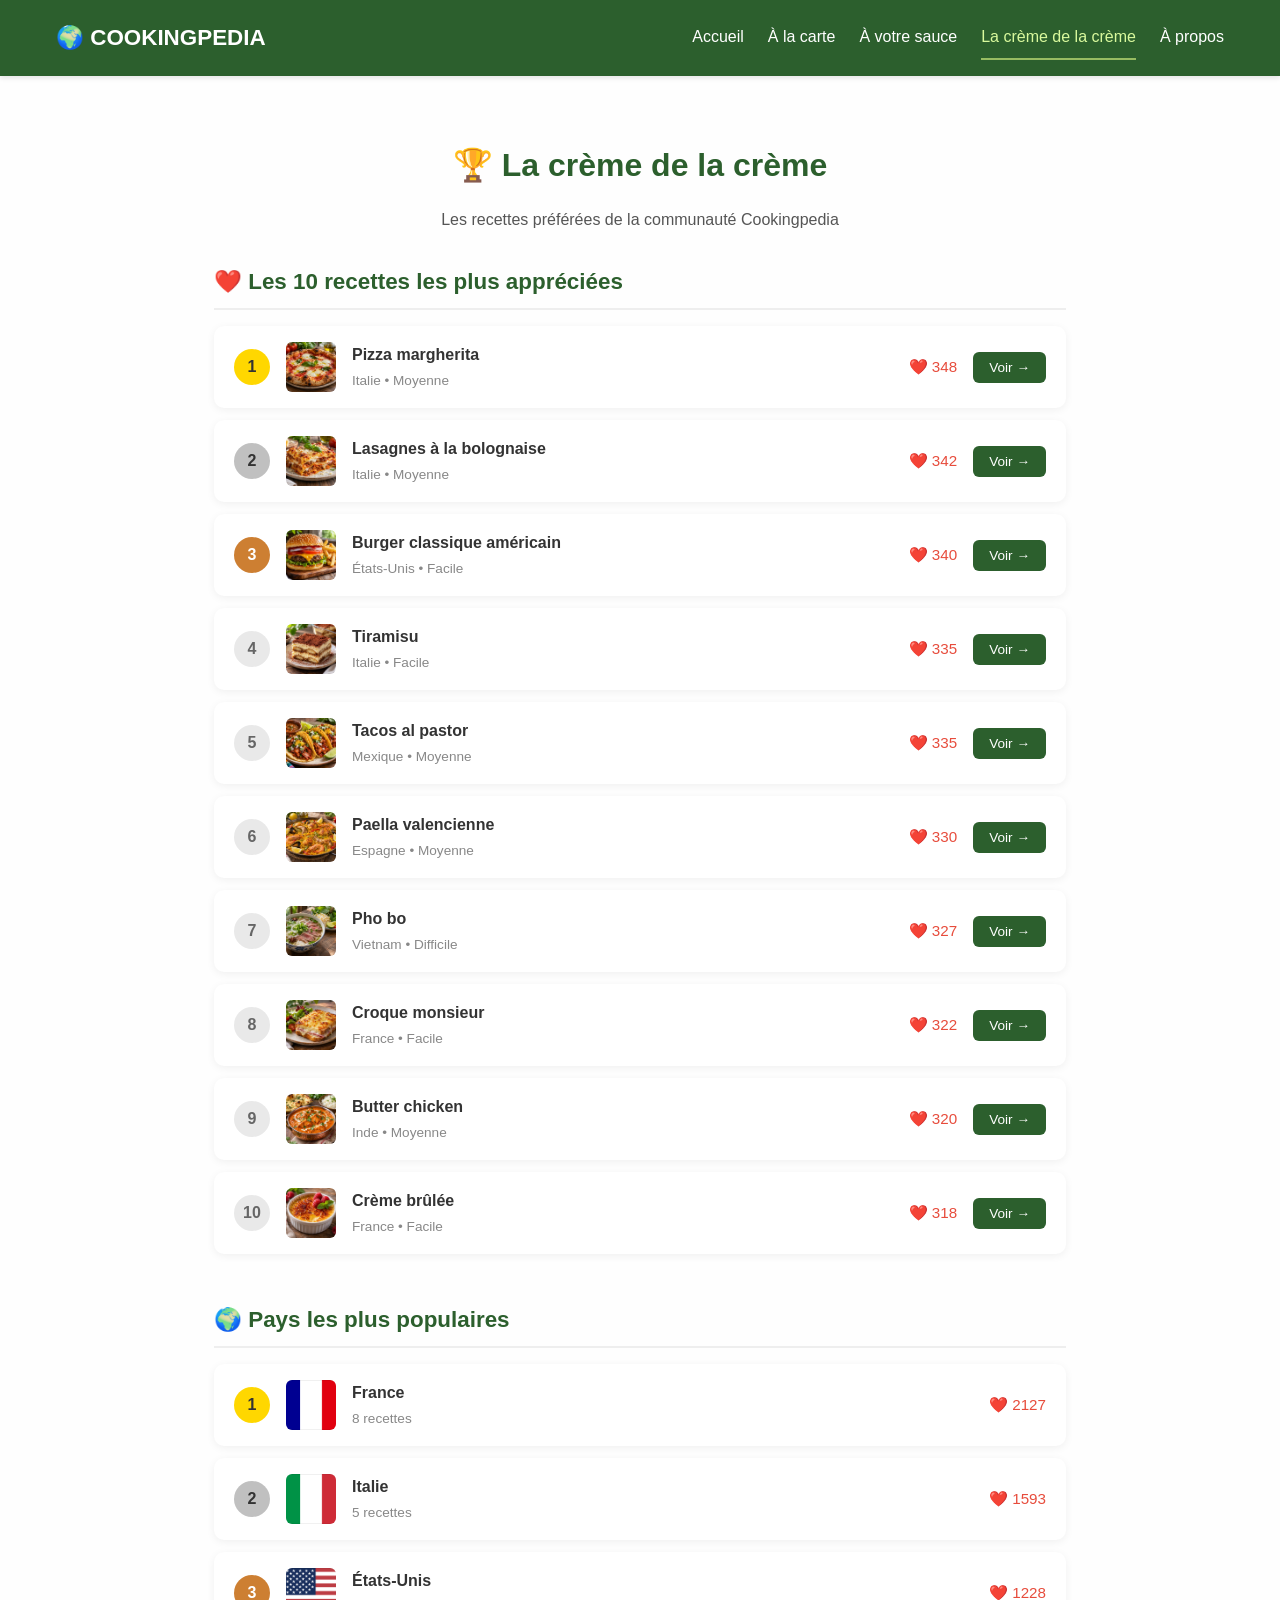
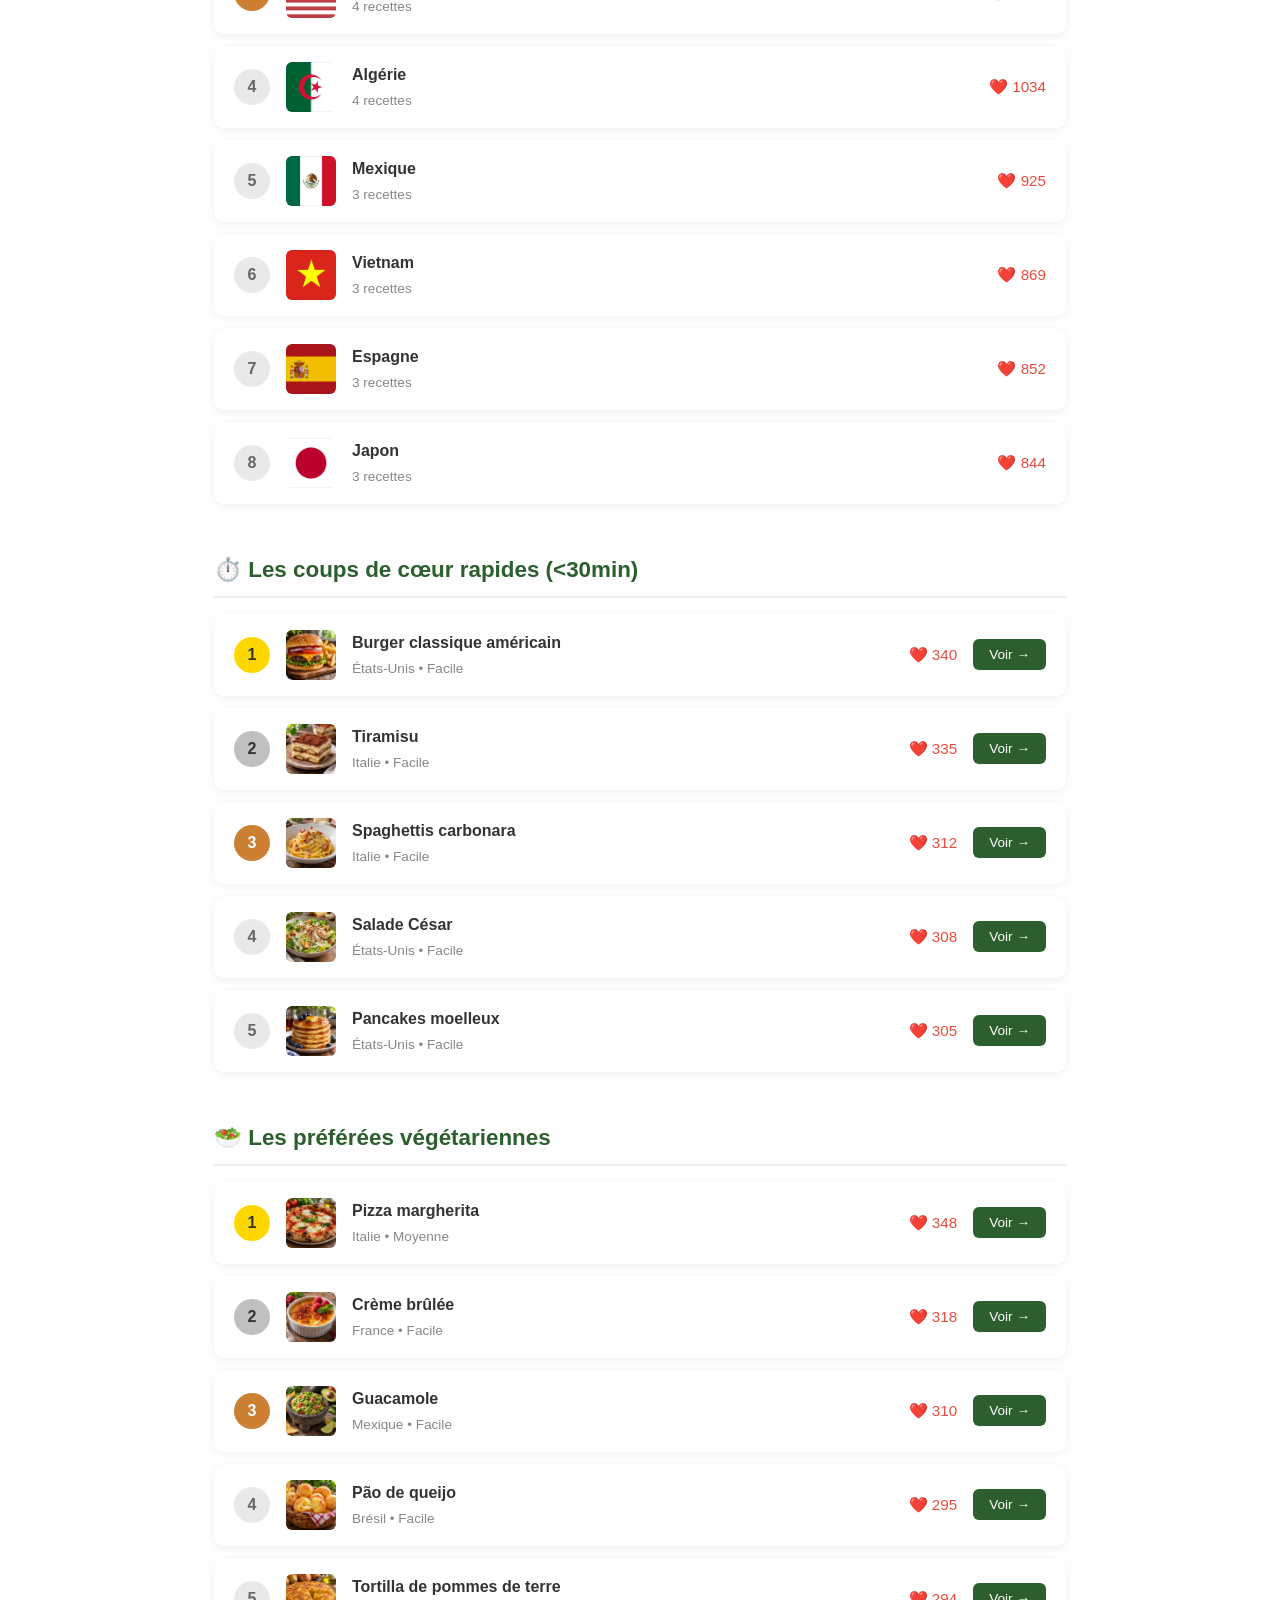
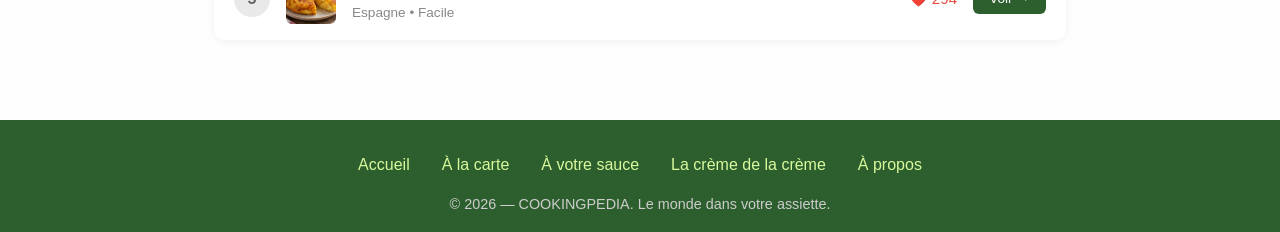
<file: html/stats.html>
<!DOCTYPE html>
<html lang="fr">
    <head>
        <meta charset="UTF-8">
        <meta name="viewport" content="width=device-width, initial-scale=1.0">
        <title>La crème de la crème — COOKINGPEDIA</title>
        <link rel="stylesheet" href="../css/styles.css">
    </head>
    <body>
        <header>
            <div class="header-contenu">
                <a href="index.html" class="logo">🌍 COOKINGPEDIA</a>
                <nav class="navigation-principale">
                    <a href="index.html">Accueil</a>
                    <a href="carte.html">À la carte</a>
                    <a href="liste.html">À votre sauce</a>
                    <a href="stats.html" class="actif">La crème de la crème</a>
                    <a href="aPropos.html">À propos</a>
                </nav>
            </div>
        </header>

        <main>
            <h1 class="page-titre">🏆 La crème de la crème</h1>
            <p class="sous-titre-section">Les recettes préférées de la communauté Cookingpedia</p>

            <section class="classement-section">
                <h2>❤️ Les 10 recettes les plus appréciées</h2>
                <div id="top-recettes" class="liste-classement">
                    <!-- Chargé par stats.js -->
                    <div class="chargement">Chargement du classement...</div>
                </div>
            </section>

            <section class="classement-section">
                <h2>🌍 Pays les plus populaires</h2>
                <div id="top-pays" class="liste-classement">
                    <!-- Chargé par stats.js -->
                    <div class="chargement">Chargement...</div>
                </div>
            </section>

            <section class="classement-section">
                <h2>⏱️ Les coups de cœur rapides (<30min)</h2>
                <div id="top-rapides" class="liste-classement">
                    <!-- Chargé par stats.js -->
                    <div class="chargement">Chargement...</div>
                </div>
            </section>

            <section class="classement-section">
                <h2>🥗 Les préférées végétariennes</h2>
                <div id="top-vege" class="liste-classement">
                    <!-- Chargé par stats.js -->
                    <div class="chargement">Chargement...</div>
                </div>
            </section>
        </main>

        <footer>
            <nav class="navigation-footer">
                <a href="index.html">Accueil</a>
                <a href="carte.html">À la carte</a>
                <a href="liste.html">À votre sauce</a>
                <a href="stats.html" class="actif">La crème de la crème</a>
                <a href="aPropos.html">À propos</a>
            </nav>
            <p>&copy; 2026 — COOKINGPEDIA. Le monde dans votre assiette.</p>
        </footer>

        <div id="modale-fond" class="modale-fond">
            <div class="modale-contenu">
                <button id="modale-fermer" class="modale-fermer">&times;</button>
                <div class="modale-image" id="modale-image"></div>
                <div id="modale-corps"></div>
            </div>
        </div>        
        <script src="../js/stats.js"></script>
    </body>
</html>
</file>
<file: css/styles.css>
/* ========================================
   RESET & BASE
======================================== */
* { margin: 0; padding: 0; box-sizing: border-box; }
body {
    font-family: Arial, sans-serif;
    line-height: 1.6;
    color: #333;
    min-height: 100vh;
    display: flex;
    flex-direction: column;
    background-color: #fefefe;
}
a { text-decoration: none; color: inherit; }

/* ========================================
   HEADER
======================================== */
header {
    background-color: #2c5f2d;
    color: white;
    padding: 1rem 0;
    box-shadow: 0 2px 5px rgba(0,0,0,0.1);
}
.header-contenu {
    max-width: 1200px;
    margin: 0 auto;
    padding: 0 1rem;
    display: flex;
    justify-content: space-between;
    align-items: center;
    flex-wrap: wrap;
    gap: 1rem;
}
.logo { font-size: 1.4rem; font-weight: bold; }
.navigation-principale { display: flex; gap: 1.5rem; flex-wrap: wrap; }
.navigation-principale a {
    padding: 0.5rem 0;
    border-bottom: 2px solid transparent;
    transition: all 0.3s ease;
}
.navigation-principale a:hover,
.navigation-principale a.actif {
    border-bottom-color: #97bc62;
    color: #d9f99d;
}

/* ========================================
   MAIN STRUCTURE
======================================== */
main {
    flex: 1;
    max-width: 1200px;
    width: 100%;
    margin: 0 auto;
    padding: 2rem 1rem;
}
main h1, .page-titre {
    text-align: center;
    color: #2c5f2d;
    font-size: 2rem;
    margin: 2rem 0 1rem;
}
.sous-titre, .sous-titre-section {
    text-align: center;
    color: #555;
    margin-bottom: 2rem;
}
.chargement, .aucune-recette, .aucune-ligne {
    text-align: center;
    color: #777;
    padding: 2rem;
    font-style: italic;
}
.aucune-recette { padding: 4rem 2rem; font-size: 1.1rem; }
.centre { text-align: center; }

/* ========================================
   BOUTONS COMMUNS
======================================== */
.btn {
    padding: 0.8rem 1.8rem;
    border-radius: 6px;
    font-weight: 600;
    transition: all 0.25s ease;
    border: none;
    cursor: pointer;
    font-size: 1rem;
    display: inline-block;
}
.btn-primaire { background: #bc6c25; color: white; }
.btn-primaire:hover { background: #a75c1c; transform: translateY(-2px); }
.btn-secondaire { background: white; color: #2c5f2d; border: 2px solid #2c5f2d; }
.btn-secondaire:hover { background: #2c5f2d; color: white; }
.btn-fiche {
    padding: 0.5rem 1.2rem;
    font-size: 0.9rem;
    background: #2c5f2d;
    color: white;
    border-radius: 5px;
}
.btn-fiche:hover { background: #244f25; }
.bouton-retour {
    display: inline-block;
    margin: 0 auto 2rem;
    padding: 0.75rem 1.6rem;
    background-color: #2c5f2d;
    color: white;
    border-radius: 6px;
    font-weight: 500;
}
.bouton-retour:hover { background-color: #3d7a3e; }

/* Bouton Like — Commun */
.bouton-like, .bouton-like-tableau {
    background: none;
    border: none;
    font-size: 1.1rem;
    cursor: pointer;
    color: #ccc;
    transition: color 0.2s ease;
    display: flex;
    align-items: center;
    gap: 0.4rem;
    padding: 0.4rem 0.6rem;
    border-radius: 5px;
}
.bouton-like.aimé, .bouton-like-tableau.aimé { color: #e63946; }
.bouton-like:hover, .bouton-like-tableau:hover { color: #e63946; }

/* ========================================
   IMAGES & FALLBACK — Commun
======================================== */
.recette-image, .modale-image, .carte-recette-accueil .recette-image {
    position: relative;
    overflow: hidden;
    background-color: #f0f0f0;
    display: flex;
    align-items: center;
    justify-content: center;
}
.recette-image img, .modale-image img, .carte-recette-accueil .recette-image img {
    width: 100%;
    height: 100%;
    object-fit: cover;
    position: absolute;
    top: 0;
    left: 0;
}
.emoji-fallback {
    font-size: 3rem;
    color: #999;
    display: flex;
    align-items: center;
    justify-content: center;
    width: 100%;
    height: 100%;
}
.modale-image .emoji-fallback { font-size: 4rem; }

/* ========================================
   FOOTER
======================================== */
footer {
    background-color: #2c5f2d;
    color: white;
    padding: 2rem 0 1rem;
    margin-top: auto;
}
.navigation-footer {
    display: flex;
    justify-content: center;
    gap: 2rem;
    margin-bottom: 1rem;
    flex-wrap: wrap;
}
.navigation-footer a { color: #d9f99d; transition: color 0.3s ease; }
.navigation-footer a:hover { color: white; text-decoration: underline; }
footer p { text-align: center; font-size: 0.9rem; color: #ccc; }

/* ========================================
   PAGE ACCUEIL
======================================== */
.hero {
    text-align: center;
    padding: 4rem 2rem 5rem;
    max-width: 900px;
    margin: 0 auto;
}
.hero h1 { 
    font-size: 3.5rem; 
    color: #2c5f2d; 
    margin-bottom: 0.5rem; 
}
.slogan { 
    font-size: 1.8rem; 
    color: #6a994e; 
    font-weight: 600; 
    margin-bottom: 1.5rem; 
}
.intro { 
    font-size: 1.1rem; 
    color: #555; 
    line-height: 1.7; 
    margin-bottom: 2.5rem; 
}
.hero-boutons { 
    display: flex; 
    gap: 1rem; 
    justify-content: center; 
    flex-wrap: wrap; 
}

.presentation-pages {
    max-width: 1100px;
    margin: 0 auto 5rem;
    padding: 0 2rem;
}
.presentation-pages h2 {
    text-align: center;
    color: #2c5f2d;
    font-size: 2rem;
    margin-bottom: 3rem;
}
.grille-facons {
    display: grid;
    grid-template-columns: repeat(3, 1fr);
    gap: 2rem;
    align-items: stretch;
}

@media (max-width: 768px) {
    .grille-facons {
        grid-template-columns: 1fr;
    }
}

.bloc-presentation {
    background: white;
    border-radius: 12px;
    box-shadow: 0 3px 12px rgba(0,0,0,0.06);
    transition: transform 0.3s ease, box-shadow 0.3s ease;
    overflow: hidden;
    display: flex;
    flex-direction: column;
    height: 100%;
}
.bloc-presentation:hover { 
    transform: translateY(-5px); 
    box-shadow: 0 6px 20px rgba(0,0,0,0.1); 
}

/* Conteneur de l'image */
.icone-grand {
    width: 100%;
    height: 220px;
    overflow: hidden;
    background-color: #f8f5f0;
}
.icone-grand img {
    width: 100%;
    height: 100%;
    object-fit: cover;
    display: block;
    transition: transform 0.3s ease;
}
.bloc-presentation:hover .icone-grand img {
    transform: scale(1.03);
}

/* Texte à l'intérieur de la carte */
.bloc-presentation h3 { 
    color: #2c5f2d; 
    font-size: 1.3rem; 
    margin: 1.5rem 1.5rem 0.8rem;
}
.bloc-presentation p { 
    color: #555; 
    line-height: 1.6; 
    margin: 0 1.5rem 1.2rem;
    flex-grow: 1;
}
.lien-simple { 
    color: #bc6c25; 
    font-weight: 600; 
    display: inline-block;
    margin: 0 1.5rem 1.5rem;
    padding-bottom: 0.2rem;
}
.lien-simple:hover { 
    text-decoration: underline; 
}

/* Recettes aléatoires — Accueil */
.grille-recettes-accueil {
    max-width: 900px;
    margin: 0 auto;
    display: flex;
    flex-direction: column;
    gap: 2rem;
}
.carte-recette-accueil {
    background: white;
    border-radius: 12px;
    box-shadow: 0 4px 14px rgba(0,0,0,0.08);
    overflow: hidden;
    transition: transform 0.3s ease;
    display: flex;
    flex-direction: row;
    min-height: 220px;
}
.carte-recette-accueil:hover { 
    transform: translateY(-3px); 
}
.carte-recette-accueil .recette-image { 
    flex: 0 0 250px; 
}
.carte-recette-accueil .recette-contenu { 
    flex: 1; 
    padding: 1.5rem 2rem; 
}
.carte-recette-accueil .recette-pays {
    font-size: 0.95rem;
    color: #bc6c25;
    font-weight: 600;
    margin-bottom: 0.5rem;
}
.carte-recette-accueil h3 { 
    font-size: 1.4rem; 
    color: #2c5f2d; 
    margin-bottom: 1rem; 
}
.carte-recette-accueil .recette-meta {
    display: flex;
    flex-wrap: wrap;
    gap: 0.6rem;
    margin-bottom: 1rem;
}
.carte-recette-accueil .recette-meta span,
.recette-meta span {
    background: #f0f5e9;
    color: #2c5f2d;
    padding: 0.4rem 0.7rem;
    border-radius: 5px;
    font-size: 0.9rem;
}
.recette-meta span.allergene { 
    background: #fff3cd; 
    color: #856404; 
}
.carte-recette-accueil .recette-description {
    font-size: 0.95rem;
    color: #666;
    font-style: italic;
    margin-bottom: 1.2rem;
    line-height: 1.5;
}

/* ========================================
   PAGE CARTE
======================================== */
.carte-section { text-align: center; padding: 2rem 0; }
.carte-wrapper {
    max-width: 1200px;
    margin: 0 auto;
    background: white;
    border-radius: 10px;
    box-shadow: 0 4px 15px rgba(0,0,0,0.1);
    padding: 1.5rem;
    overflow: hidden;
}
#carte-conteneur {
    width: 100%;
    display: flex;
    justify-content: center;
    align-items: center;
    min-height: 500px;
}
#carte-svg { width: 100%; height: auto; display: block; }
.info-pays {
    margin-top: 1.5rem;
    padding: 1rem;
    background: #f0f8f0;
    border-radius: 8px;
    display: none;
}
.info-pays.visible { display: block; }
.pays-tip { font-size: 0.95rem; color: #555; margin-top: 1rem; }

/* Pays disponibles/indisponibles sur la carte */
.landxx.disponible {
    fill: #97bc62;
    stroke: #ffffff;
    stroke-width: 0.5;
    cursor: pointer;
    transition: fill 0.3s ease;
}
.landxx.disponible:hover { fill: #2c5f2d; }
.landxx.selectionne { fill: #2c5f2d; stroke: #ffffff; stroke-width: 0.8; }
.landxx.indisponible { fill: #c0c0c0; cursor: default; }

/* ========================================
   PAGE PAYS
======================================== */
.pays-titre { text-align: center; margin: 2rem 0 1rem; }
.pays-titre h1 { color: #2c5f2d; font-size: 2.2rem; margin: 0; }
.compte-recettes {
    text-align: center;
    color: #666;
    margin-bottom: 3rem;
    font-size: 1.1rem;
}
.grille-recettes {
    display: flex;
    flex-direction: column;
    gap: 2rem;
    max-width: 1000px;
    margin: 0 auto 4rem;
    padding: 0 1.5rem;
}
.carte-recette {
    background: white;
    border-radius: 12px;
    box-shadow: 0 4px 14px rgba(0,0,0,0.08);
    overflow: hidden;
    transition: transform 0.3s ease;
    display: flex;
    flex-direction: row;
}
.carte-recette:hover { transform: translateY(-3px); }
.carte-recette .recette-image { flex: 0 0 450px; }
.recette-contenu { flex: 1; padding: 1.5rem; }
.recette-contenu h3 { color: #2c5f2d; margin: 0 0 0.6rem; font-size: 1.4rem; }
.recette-description { color: #555; font-size: 0.98rem; margin-bottom: 1rem; line-height: 1.5; }

.recette-section { margin-top: 1.3rem; }
.recette-section h4 {
    font-size: 0.95rem;
    color: #444;
    margin: 0 0 0.5rem;
    padding-bottom: 0.3rem;
    border-bottom: 2px solid #e8e8e8;
    display: inline-block;
}
.recette-ingredients { color: #555; font-size: 0.92rem; line-height: 1.6; }
.recette-ingredients ul { margin: 0; padding-left: 1.2rem; columns: 2; gap: 0.5rem; }
.recette-ingredients li { margin-bottom: 0.25rem; }
.recette-etapes { color: #555; font-size: 0.92rem; line-height: 1.7; }
.recette-etapes ol { margin: 0; padding-left: 1.4rem; }
.recette-etapes li { margin-bottom: 0.7rem; }

.recette-actions {
    display: flex;
    align-items: center;
    justify-content: space-between;
    margin-top: 1.3rem;
    padding-top: 1rem;
    border-top: 1px solid #eee;
}
.recette-auteur-date { font-size: 0.85rem; color: #999; }

/* ========================================
   PAGE LISTE
======================================== */
.section-filtres {
    max-width: 1200px;
    margin: 0 auto 2rem;
    padding: 1.5rem;
    background: white;
    border-radius: 10px;
    box-shadow: 0 2px 8px rgba(0,0,0,0.06);
}
.champ-recherche {
    width: 100%;
    padding: 0.8rem 1rem;
    border: 2px solid #e0e0e0;
    border-radius: 6px;
    font-size: 1rem;
    margin-bottom: 1rem;
    transition: border-color 0.2s ease;
}
.champ-recherche:focus { outline: none; border-color: #2c5f2d; }
.groupe-filtres { display: flex; flex-wrap: wrap; gap: 0.8rem; align-items: center; }
.select-filtre {
    padding: 0.6rem 0.8rem;
    border: 2px solid #e0e0e0;
    border-radius: 5px;
    font-size: 0.9rem;
    background: white;
    cursor: pointer;
}
.checkbox-filtre {
    display: flex;
    align-items: center;
    gap: 0.4rem;
    font-size: 0.9rem;
    color: #555;
    cursor: pointer;
}
.compte-resultats { text-align: center; color: #666; margin-bottom: 1rem; }
.conteneur-tableau { max-width: 1200px; margin: 0 auto 4rem; overflow-x: auto; padding: 0 1rem; }

#tableau-recettes {
    width: 100%;
    border-collapse: collapse;
    background: white;
    border-radius: 10px;
    overflow: hidden;
    box-shadow: 0 2px 10px rgba(0,0,0,0.06);
}
#tableau-recettes th,
#tableau-recettes td {
    padding: 0.9rem 0.7rem;
    text-align: left;
    border-bottom: 1px solid #eee;
    font-size: 0.9rem;
}
#tableau-recettes th { background: #2c5f2d; color: white; font-weight: 600; }
#tableau-recettes th[data-tri] { cursor: pointer; user-select: none; }
#tableau-recettes th[data-tri]:hover { background: #3d7a3e; }
#tableau-recettes tbody tr:hover { background: #f8f9f5; }
.lien-recette { color: #2c5f2d; cursor: pointer; transition: color 0.2s ease; }
.lien-recette:hover { color: #97bc62; text-decoration: underline; }

/* ========================================
   MODALE RECETTE
======================================== */
.modale-fond {
    position: fixed;
    top: 0;
    left: 0;
    width: 100%;
    height: 100%;
    background: rgba(0, 0, 0, 0.6);
    display: none;
    justify-content: center;
    align-items: flex-start;
    z-index: 1000;
    padding: 2rem 1rem;
    overflow-y: auto;
}
.modale-fond.ouverte { display: flex; }
.modale-contenu {
    background: white;
    border-radius: 12px;
    max-width: 700px;
    width: 100%;
    position: relative;
    box-shadow: 0 5px 30px rgba(0,0,0,0.2);
    padding: 2rem;
    animation: modale-apparition 0.3s ease;
}
@keyframes modale-apparition {
    from { opacity: 0; transform: translateY(20px); }
    to { opacity: 1; transform: translateY(0); }
}
.modale-fermer {
    position: absolute;
    top: 0.8rem;
    right: 1rem;
    font-size: 1.8rem;
    background: none;
    border: none;
    color: #888;
    cursor: pointer;
    transition: color 0.2s ease;
    z-index: 10;
}
.modale-fermer:hover { color: #e63946; }
.modale-image { height: 250px; border-radius: 8px; margin-bottom: 1.5rem; }

/* ===== PAGE STATS.HTML — Classements ===== */
.classement-section {
    max-width: 900px;
    margin: 0 auto 3rem;
    padding: 0 1.5rem;
}

.classement-section h2 {
    color: #2c5f2d;
    font-size: 1.4rem;
    margin-bottom: 1rem;
    padding-bottom: 0.5rem;
    border-bottom: 2px solid #eee;
}

.liste-classement {
    display: flex;
    flex-direction: column;
    gap: 0.75rem;
}

.element-classement {
    display: flex;
    align-items: center;
    gap: 1rem;
    background: white;
    padding: 1rem 1.25rem;
    border-radius: 10px;
    box-shadow: 0 2px 8px rgba(0,0,0,0.06);
    transition: transform 0.2s;
}

.element-classement:hover {
    transform: translateY(-2px);
}

.position {
    width: 36px;
    height: 36px;
    border-radius: 50%;
    display: flex;
    align-items: center;
    justify-content: center;
    font-weight: bold;
    flex-shrink: 0;
}

.position.or { background: #ffd700; color: #333; }
.position.argent { background: #c0c0c0; color: #333; }
.position.bronze { background: #cd7f32; color: white; }
.position:not(.or):not(.argent):not(.bronze) { background: #e9e9e9; color: #666; }

.miniature-image {
    width: 50px;
    height: 50px;
    border-radius: 6px;
    overflow: hidden;
    background: #f5f5f5;
    display: flex;
    align-items: center;
    justify-content: center;
    flex-shrink: 0;
}

.miniature-image img {
    width: 100%;
    height: 100%;
    object-fit: cover;
}

.emoji-miniature {
    font-size: 2rem;
    line-height: 1;
}

.contenu-classement {
    flex: 1;
    min-width: 0;
}

.contenu-classement .nom {
    font-weight: 600;
    font-size: 1rem;
    color: #333;
}

.contenu-classement .infos {
    font-size: 0.85rem;
    color: #888;
    margin-top: 0.15rem;
}

.votes-classement {
    font-size: 0.95rem;
    color: #e74c3c;
    font-weight: 500;
    flex-shrink: 0;
}

.lien-vers-recette {
    background: #2c5f2d;
    color: white;
    border: none;
    padding: 0.5rem 1rem;
    border-radius: 6px;
    cursor: pointer;
    font-size: 0.85rem;
    transition: background 0.2s;
    flex-shrink: 0;
}

.lien-vers-recette:hover {
    background: #3a703b;
}

.chargement {
    text-align: center;
    padding: 2rem;
    color: #888;
}

/* ===== MODALE ===== */
.modale-fond {
    display: none;
    position: fixed;
    top: 0;
    left: 0;
    width: 100%;
    height: 100%;
    background: rgba(0,0,0,0.5);
    z-index: 1000;
    align-items: center;
    justify-content: center;
}

.modale-fond.ouverte {
    display: flex;
}

.modale-contenu {
    background: white;
    border-radius: 12px;
    max-width: 600px;
    width: 90%;
    max-height: 90vh;
    overflow-y: auto;
    position: relative;
    padding: 2rem;
}

.modale-fermer {
    position: absolute;
    top: 1rem;
    right: 1rem;
    background: none;
    border: none;
    font-size: 1.5rem;
    cursor: pointer;
    color: #888;
}

.modale-image {
    width: 100%;
    height: 200px;
    border-radius: 8px;
    overflow: hidden;
    margin-bottom: 1.5rem;
    background: #f5f5f5;
    display: flex;
    align-items: center;
    justify-content: center;
}

.modale-image img {
    width: 100%;
    height: 100%;
    object-fit: cover;
}

.recette-meta {
    display: flex;
    flex-wrap: wrap;
    gap: 0.75rem 1.25rem;
    margin-bottom: 1.5rem;
    font-size: 0.9rem;
    color: #555;
}

.recette-section {
    margin-bottom: 1.5rem;
}

.recette-section h4 {
    font-size: 1rem;
    color: #2c5f2d;
    margin-bottom: 0.75rem;
}

.recette-ingredients ul,
.recette-etapes ol {
    padding-left: 1.5rem;
    line-height: 1.8;
}

.recette-ingredients li,
.recette-etapes li {
    margin-bottom: 0.4rem;
}

.bouton-like {
    background: none;
    border: none;
    cursor: pointer;
    font-size: 1.1rem;
    display: flex;
    align-items: center;
    gap: 0.5rem;
    padding: 0.5rem 1rem;
    border-radius: 6px;
    transition: background 0.2s;
}

.bouton-like:hover {
    background: #f5f5f5;
}

.bouton-like.aimé {
    color: #e74c3c;
}

.allergene {
    display: inline-block;
    background: #fff3cd;
    color: #856404;
    padding: 0.25rem 0.5rem;
    border-radius: 4px;
    font-size: 0.8rem;
}

/* Drapeaux dans le classement par pays */
.image-drapeau {
    width: 100%;
    height: 100%;
    object-fit: cover;
    border-radius: 4px;
}
/* ===== PAGE À PROPOS ===== */

/* Hero spécifique à la page À propos */
.hero-a-propos {
    text-align: center;
    padding: 3rem 1.5rem;
}

.sous-titre-hero {
    color: #7fb881;
    font-size: 0.95rem;
    text-transform: uppercase;
    letter-spacing: 3px;
    margin-bottom: 0.8rem;
}

.hero-a-propos h1 {
    font-size: 3rem;
    color: #2c5f2d;
    margin-bottom: 0.5rem;
}

.intro-hero {
    max-width: 700px;
    margin: 0 auto 2rem;
    color: #888;
    font-size: 1rem;
}

.meta-hero {
    display: flex;
    flex-wrap: wrap;
    justify-content: center;
    gap: 0.6rem;
    margin-top: 1rem;
}

.etiquette-meta {
    background: #f0f0f0;
    color: #444;
    padding: 0.5rem 1rem;
    border-radius: 6px;
    font-size: 0.9rem;
}

/* Sections de la page */
.section-a-propos {
    max-width: 900px;
    margin: 0 auto 4.5rem;
    padding: 0 1.5rem;
}

.section-a-propos h2 {
    color: #2c5f2d;
    font-size: 1.4rem;
    margin-bottom: 1.5rem;
    padding-bottom: 0.6rem;
    border-bottom: 1px solid #ddd;
}

/* Le mot des chefs */
.mot-des-chefs blockquote {
    font-style: normal;
    font-size: 1rem;
    line-height: 1.7;
    color: #444;
    border-left: 3px solid #2c5f2d;
    background: #f4f9f4;
    padding: 1.5rem;
    border-radius: 0 8px 8px 0;
    margin: 0;
}

/* Cartes des chefs */
.liste-presentations {
    display: grid;
    grid-template-columns: 1fr 1fr;
    gap: 2rem;
}

@media (max-width: 650px) {
    .liste-presentations {
        grid-template-columns: 1fr;
    }
}

.bloc-chef {
    text-align: center;
    padding: 2rem;
    background: #fff;
    border-radius: 12px;
    box-shadow: 0 2px 8px rgba(0,0,0,0.05);
}

.chef-avatar {
    position: relative;
    display: inline-block;
    margin-bottom: 1rem;
    margin-top: 1rem;
}

.chef-toque {
    position: absolute;
    top: -26px;
    left: 50%;
    transform: translateX(-50%);
    width: 44px;
    height: auto;
    transition: transform 0.3s ease;
    z-index: 2;
}


.bloc-chef:hover .chef-toque {
    transform: translateX(-50%) translateY(-6px);
}

.chef-initiales {
    display: flex;
    align-items: center;
    justify-content: center;
    width: 80px;
    height: 80px;
    background: #2c5f2d;
    color: white;
    font-size: 1.6rem;
    font-weight: bold;
    border-radius: 50%;
    position: relative;
    z-index: 1;
    margin: 0 auto;
}

.chef-initiales--2 {
    background: #e67e22;
}

.bloc-chef h3 {
    color: #222;
    font-size: 1.25rem;
    margin-bottom: 0.3rem;
}

.role-chef {
    color: #2c5f2d;
    font-weight: 500;
    font-size: 0.95rem;
    margin-bottom: 1rem;
}

.bloc-chef p {
    color: #555;
    line-height: 1.6;
    margin-bottom: 1.2rem;
}

.pages-realisees {
    display: flex;
    flex-wrap: wrap;
    justify-content: center;
    gap: 0.5rem;
    margin: 1rem 0 1.5rem;
}

.etiquette-page {
    background: #e9e9e9;
    color: #555;
    padding: 0.4rem 0.7rem;
    border-radius: 4px;
    font-size: 0.85rem;
}

.bloc-chef .lien-simple {
    color: #e67e22;
    font-size: 0.95rem;
}

/* Fiche recette du site — 2 colonnes */
.fiche-recette-du-site {
    display: grid;
    grid-template-columns: 1fr 1fr;
    gap: 2rem;
}

@media (max-width: 650px) {
    .fiche-recette-du-site {
        grid-template-columns: 1fr;
    }
}

.fiche-recette-du-site .bloc-presentation {
    background: #fff;
    padding: 2rem;
    border-radius: 12px;
    box-shadow: 0 2px 8px rgba(0,0,0,0.05);
}

.fiche-recette-du-site h3 {
    color: #2c5f2d;
    font-size: 1.1rem;
    margin-bottom: 1.2rem;
}

.recette-ingredients {
    list-style: none;
    padding: 0;
}

.recette-ingredients li {
    padding: 0.4rem 0;
    border-bottom: 1px solid #f0f0f0;
    color: #555;
}

.recette-ingredients li strong {
    color: #2c5f2d;
}

.recette-etapes {
    list-style: none;
    padding: 0;
    counter-reset: etape;
}

.recette-etapes li {
    counter-increment: etape;
    margin-bottom: 1rem;
    padding-left: 2.5rem;
    position: relative;
    color: #555;
}

.recette-etapes li::before {
    content: counter(etape);
    position: absolute;
    left: 0;
    top: 0;
    width: 22px;
    height: 22px;
    background: #2c5f2d;
    color: white;
    border-radius: 50%;
    display: flex;
    align-items: center;
    justify-content: center;
    font-size: 0.85rem;
    font-weight: bold;
}

.recette-etapes li strong {
    display: block;
    color: #222;
    margin-bottom: 0.2rem;
}

/* Améliorations futures */
.liste-ameliorations {
    list-style: none;
    padding: 0;
}

.liste-ameliorations li {
    padding: 0.7rem 0;
    border-bottom: 1px dashed #e0e0e0;
    line-height: 1.5;
    color: #555;
}

.liste-ameliorations li:last-child {
    border-bottom: none;
}

.liste-ameliorations li strong {
    color: #2c5f2d;
}

.liste-ameliorations .lien-github {
    margin-top: 0.5rem;
    padding-top: 1rem;
}

.liste-ameliorations a {
    color: #2c5f2d;
    text-decoration: none;
    font-weight: 500;
}

.liste-ameliorations a:hover {
    text-decoration: underline;
}

/* ========================================
   RESPONSIVE — MOBILE
======================================== */
@media (max-width: 768px) {
    .header-contenu { flex-direction: column; text-align: center; }
    .navigation-principale { justify-content: center; gap: 1rem; }
    .navigation-footer { gap: 1rem; }
    main { padding: 1rem; }

    .hero h1 { font-size: 2.2rem; }
    .slogan { font-size: 1.3rem; }
    .liste-presentations { grid-template-columns: 1fr; }

    .carte-recette,
    .carte-recette-accueil {
        flex-direction: column;
    }
    .carte-recette .recette-image,
    .carte-recette-accueil .recette-image {
        flex-basis: 180px;
    }
    .recette-ingredients ul { columns: 1; }

    .groupe-filtres { flex-direction: column; align-items: stretch; }
    .select-filtre { width: 100%; }

    #tableau-recettes th,
    #tableau-recettes td {
        padding: 0.6rem 0.4rem;
        font-size: 0.8rem;
    }
}
</file>
